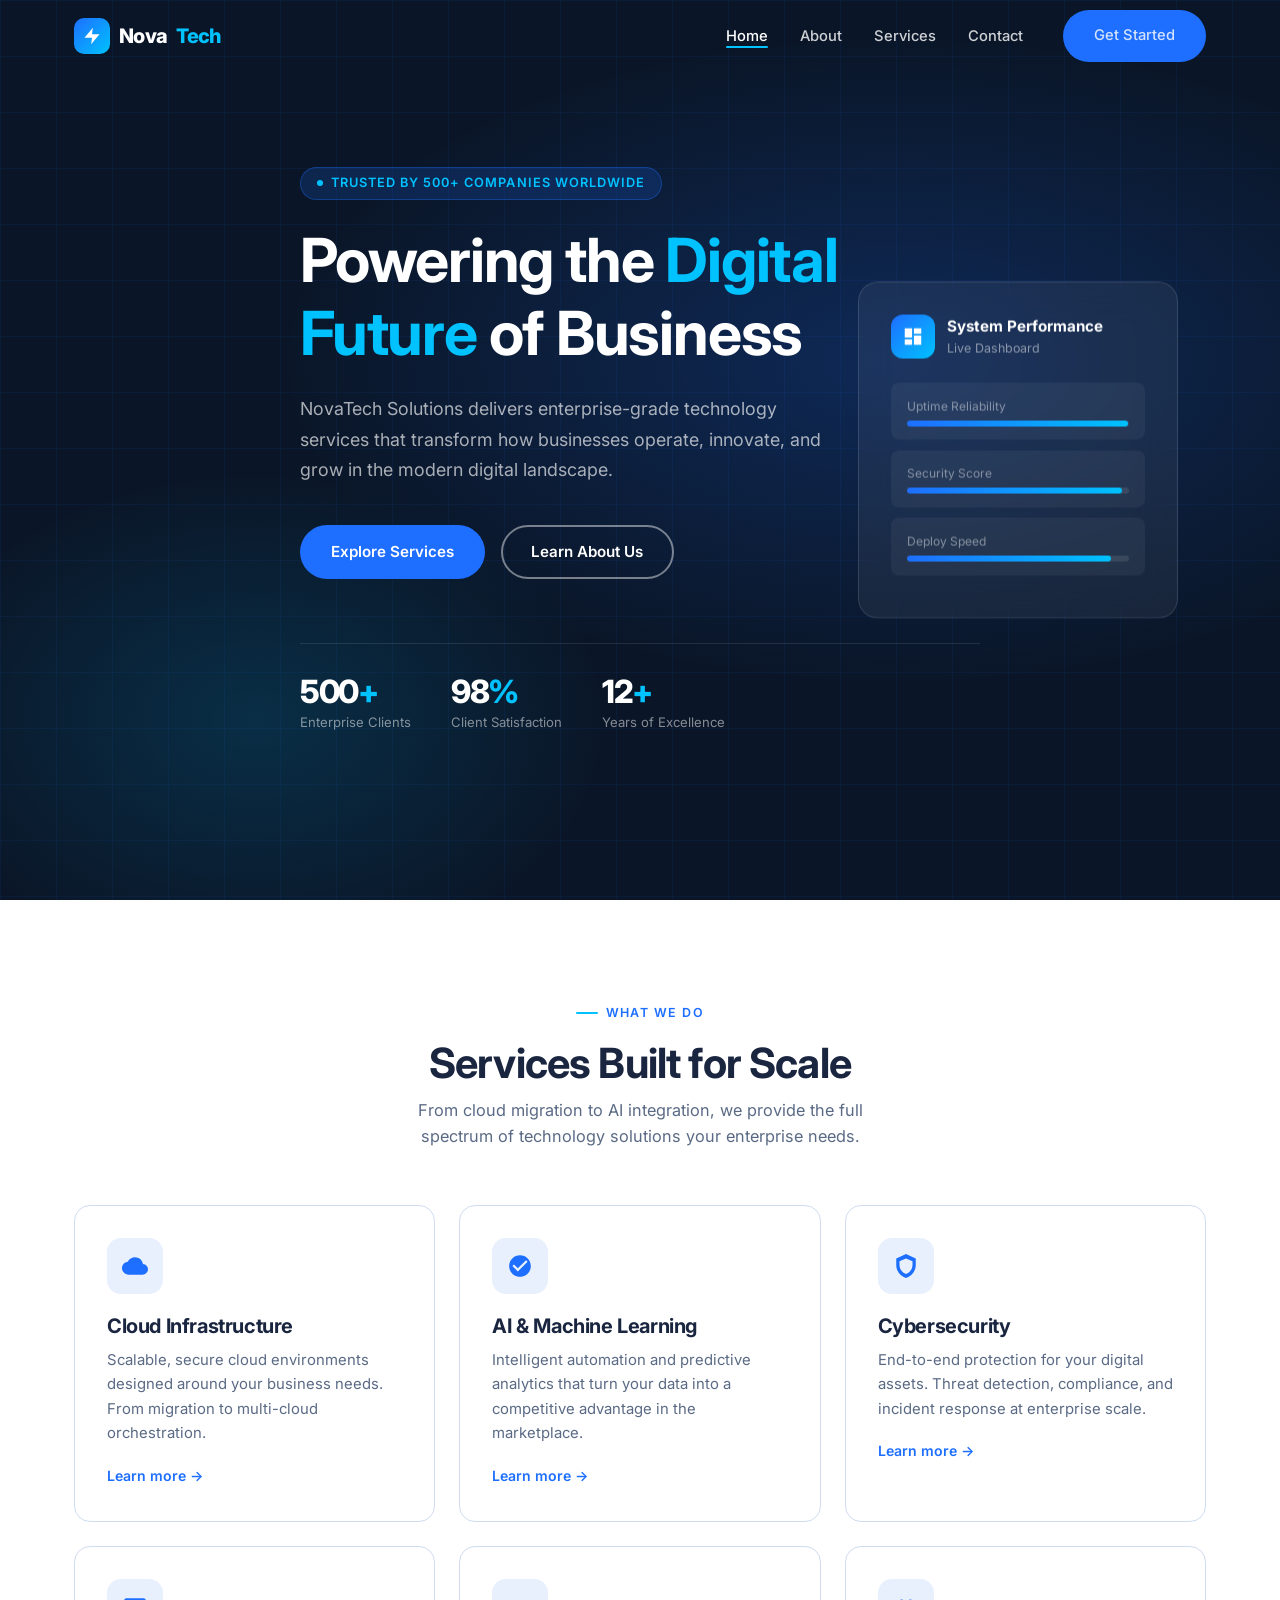
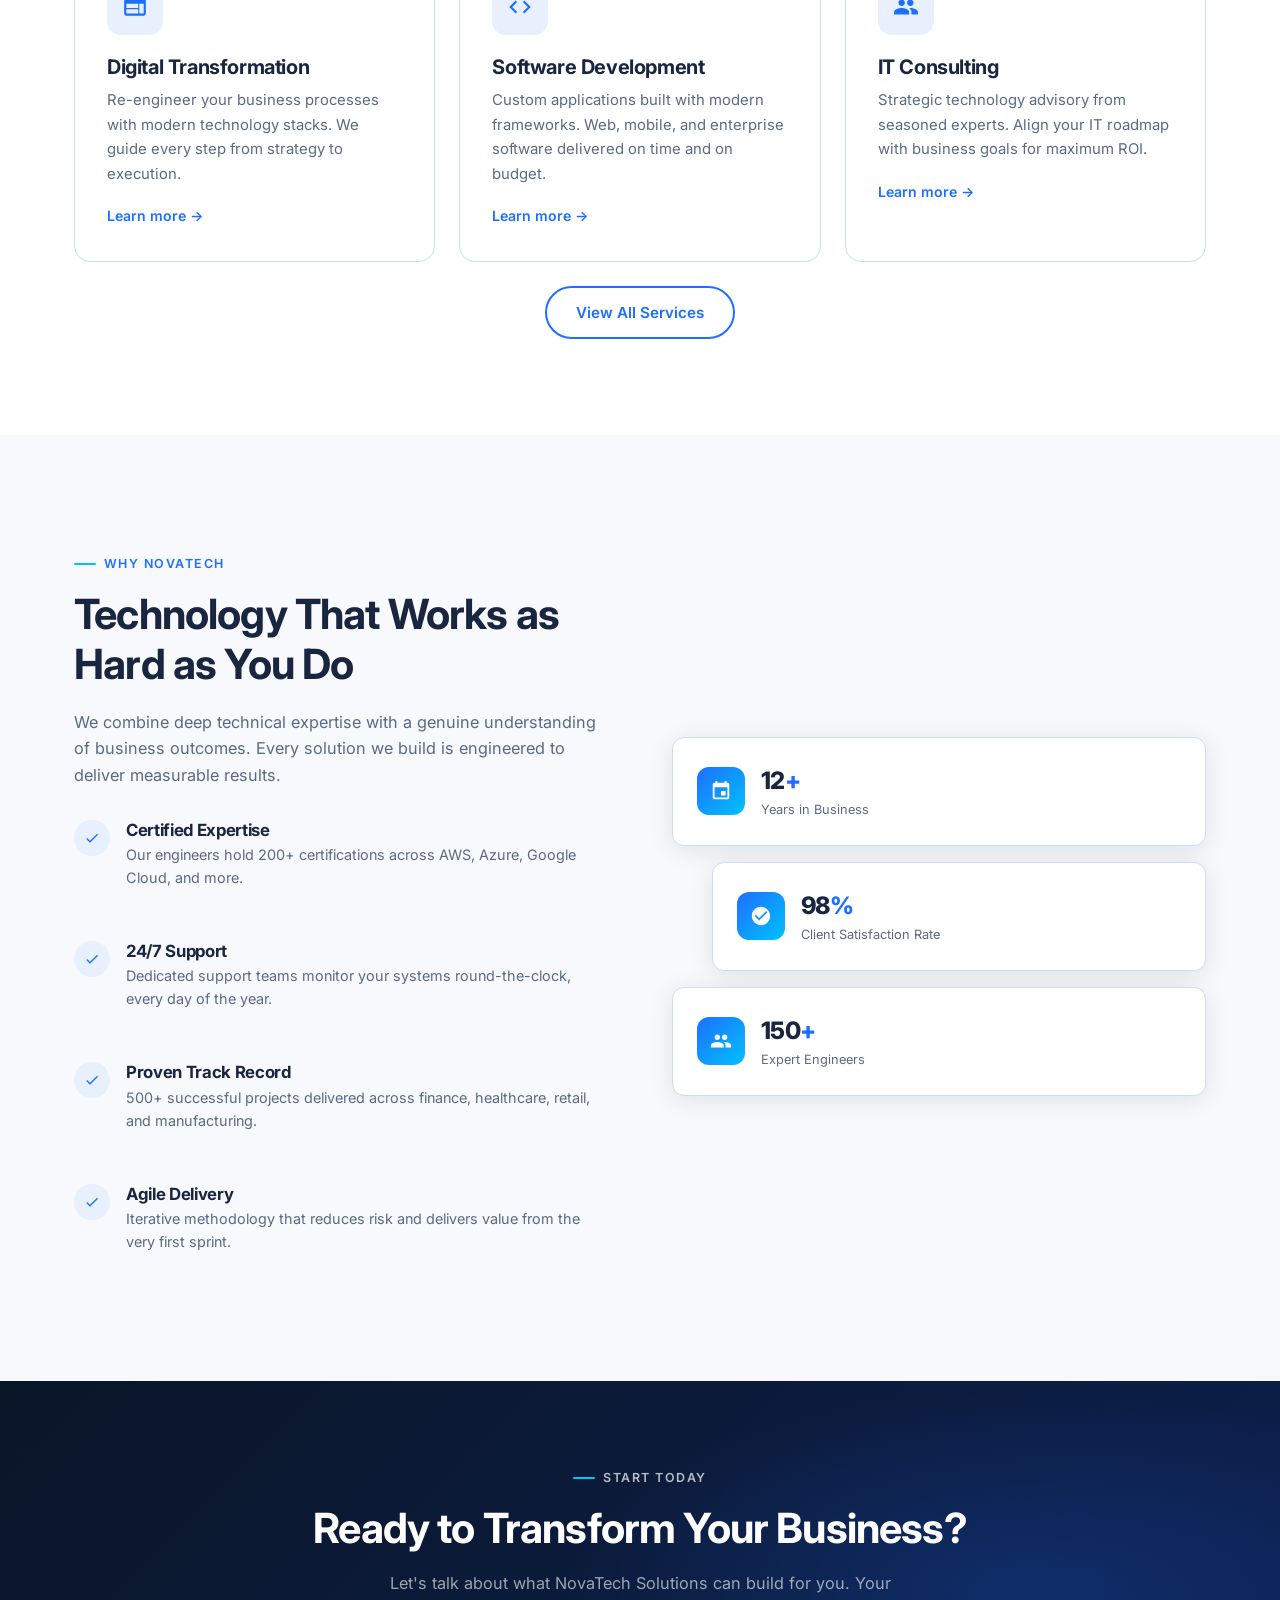
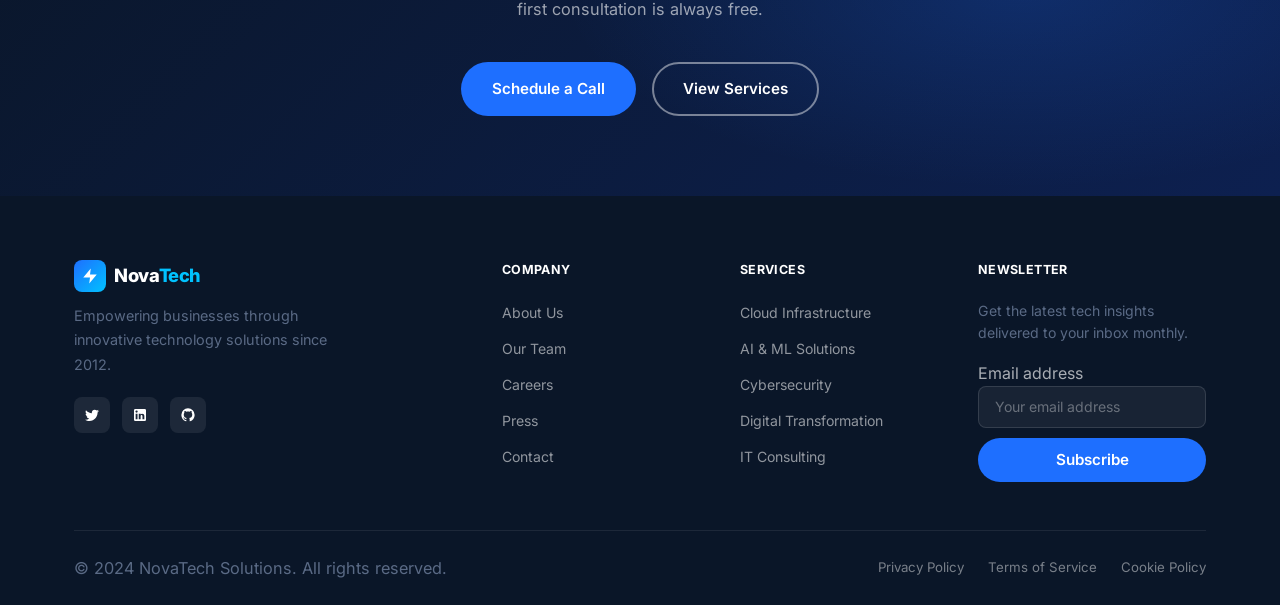
<file: index.html>
<!DOCTYPE html>
<html lang="en">
<head>
  <meta charset="UTF-8" />
  <meta name="viewport" content="width=device-width, initial-scale=1.0" />
  <title>NovaTech Solutions – Innovation Through Technology</title>
  <meta name="description" content="NovaTech Solutions delivers cutting-edge technology services including cloud, AI, cybersecurity, and digital transformation for businesses worldwide." />
  <link rel="preconnect" href="https://fonts.googleapis.com" />
  <link rel="preconnect" href="https://fonts.gstatic.com" crossorigin />
  <link href="https://fonts.googleapis.com/css2?family=Inter:wght@400;500;600;700;800&display=swap" rel="stylesheet" />
  <link rel="stylesheet" href="style.css" />
</head>
<body>

<!-- ======== NAV ======== -->
<nav class="nav" id="mainNav" aria-label="Main navigation">
  <div class="container nav-inner">
    <a href="index.html" class="logo" aria-label="NovaTech Solutions Home">
      <span class="logo-icon">
        <svg viewBox="0 0 24 24"><path d="M13 2L3 14h9l-1 8 10-12h-9l1-8z"/></svg>
      </span>
      Nova<span>Tech</span>
    </a>
    <ul class="nav-links" role="list">
      <li><a href="index.html">Home</a></li>
      <li><a href="about.html">About</a></li>
      <li><a href="services.html">Services</a></li>
      <li><a href="contact.html">Contact</a></li>
      <li><a href="contact.html" class="btn btn-primary">Get Started</a></li>
    </ul>
    <button class="hamburger" id="hamburger" aria-label="Toggle mobile menu" aria-expanded="false">
      <span></span><span></span><span></span>
    </button>
  </div>
</nav>

<!-- Mobile Menu -->
<div class="mobile-menu" id="mobileMenu" role="dialog" aria-label="Mobile navigation">
  <a href="index.html">Home</a>
  <a href="about.html">About</a>
  <a href="services.html">Services</a>
  <a href="contact.html">Contact</a>
  <a href="contact.html" class="btn btn-primary">Get Started</a>
</div>

<!-- ======== HERO ======== -->
<main>
<section class="hero" aria-label="Hero">
  <div class="hero-bg" aria-hidden="true"></div>
  <div class="hero-grid" aria-hidden="true"></div>
  <div class="container">
    <div class="hero-content">
      <div class="hero-badge">
        <span class="hero-badge-dot"></span>
        Trusted by 500+ Companies Worldwide
      </div>
      <h1>Powering the <span class="accent">Digital Future</span> of Business</h1>
      <p class="hero-desc">NovaTech Solutions delivers enterprise-grade technology services that transform how businesses operate, innovate, and grow in the modern digital landscape.</p>
      <div class="hero-btns">
        <a href="services.html" class="btn btn-primary">Explore Services</a>
        <a href="about.html" class="btn btn-outline">Learn About Us</a>
      </div>
      <div class="hero-stats">
        <div>
          <div class="stat-val">500<span>+</span></div>
          <div class="stat-lbl">Enterprise Clients</div>
        </div>
        <div>
          <div class="stat-val">98<span>%</span></div>
          <div class="stat-lbl">Client Satisfaction</div>
        </div>
        <div>
          <div class="stat-val">12<span>+</span></div>
          <div class="stat-lbl">Years of Excellence</div>
        </div>
      </div>
    </div>
  </div>

  <!-- Floating card -->
  <div class="hero-card" aria-hidden="true">
    <div class="hero-card-header">
      <div class="hero-card-icon">
        <svg viewBox="0 0 24 24"><path d="M3 13h8V3H3v10zm0 8h8v-6H3v6zm10 0h8V11h-8v10zm0-18v6h8V3h-8z"/></svg>
      </div>
      <div>
        <div class="hero-card-title">System Performance</div>
        <div class="hero-card-sub">Live Dashboard</div>
      </div>
    </div>
    <div class="mini-stat">
      <div class="mini-stat-label">Uptime Reliability</div>
      <div class="mini-stat-bar"><div class="mini-stat-fill" style="width:99.9%"></div></div>
    </div>
    <div class="mini-stat">
      <div class="mini-stat-label">Security Score</div>
      <div class="mini-stat-bar"><div class="mini-stat-fill" style="width:97%"></div></div>
    </div>
    <div class="mini-stat">
      <div class="mini-stat-label">Deploy Speed</div>
      <div class="mini-stat-bar"><div class="mini-stat-fill" style="width:92%"></div></div>
    </div>
  </div>
</section>

<!-- ======== SERVICES PREVIEW ======== -->
<section class="section" aria-labelledby="services-heading">
  <div class="container">
    <div class="text-center reveal">
      <span class="section-label">What We Do</span>
      <h2 id="services-heading">Services Built for Scale</h2>
      <p class="mt-1" style="max-width:520px;margin-inline:auto">From cloud migration to AI integration, we provide the full spectrum of technology solutions your enterprise needs.</p>
    </div>
    <div class="services-grid">

      <article class="service-card reveal">
        <div class="service-icon">
          <svg viewBox="0 0 24 24"><path d="M19.35 10.04C18.67 6.59 15.64 4 12 4 9.11 4 6.6 5.64 5.35 8.04 2.34 8.36 0 10.91 0 14c0 3.31 2.69 6 6 6h13c2.76 0 5-2.24 5-5 0-2.64-2.05-4.78-4.65-4.96z"/></svg>
        </div>
        <h3>Cloud Infrastructure</h3>
        <p>Scalable, secure cloud environments designed around your business needs. From migration to multi-cloud orchestration.</p>
        <a href="services.html" class="service-link">Learn more →</a>
      </article>

      <article class="service-card reveal">
        <div class="service-icon">
          <svg viewBox="0 0 24 24"><path d="M12 2C6.48 2 2 6.48 2 12s4.48 10 10 10 10-4.48 10-10S17.52 2 12 2zm-2 15l-5-5 1.41-1.41L10 14.17l7.59-7.59L19 8l-9 9z"/></svg>
        </div>
        <h3>AI & Machine Learning</h3>
        <p>Intelligent automation and predictive analytics that turn your data into a competitive advantage in the marketplace.</p>
        <a href="services.html" class="service-link">Learn more →</a>
      </article>

      <article class="service-card reveal">
        <div class="service-icon">
          <svg viewBox="0 0 24 24"><path d="M12 1L3 5v6c0 5.55 3.84 10.74 9 12 5.16-1.26 9-6.45 9-12V5l-9-4zm0 4l6 2.67V11c0 3.69-2.47 7.14-6 8.31-3.53-1.17-6-4.62-6-8.31V7.67L12 5z"/></svg>
        </div>
        <h3>Cybersecurity</h3>
        <p>End-to-end protection for your digital assets. Threat detection, compliance, and incident response at enterprise scale.</p>
        <a href="services.html" class="service-link">Learn more →</a>
      </article>

      <article class="service-card reveal">
        <div class="service-icon">
          <svg viewBox="0 0 24 24"><path d="M20 4H4c-1.1 0-2 .9-2 2v12c0 1.1.9 2 2 2h16c1.1 0 2-.9 2-2V6c0-1.1-.9-2-2-2zm-5 14H4v-4h11v4zm0-5H4V9h11v4zm5 5h-4V9h4v9z"/></svg>
        </div>
        <h3>Digital Transformation</h3>
        <p>Re-engineer your business processes with modern technology stacks. We guide every step from strategy to execution.</p>
        <a href="services.html" class="service-link">Learn more →</a>
      </article>

      <article class="service-card reveal">
        <div class="service-icon">
          <svg viewBox="0 0 24 24"><path d="M9.4 16.6L4.8 12l4.6-4.6L8 6l-6 6 6 6 1.4-1.4zm5.2 0l4.6-4.6-4.6-4.6L16 6l6 6-6 6-1.4-1.4z"/></svg>
        </div>
        <h3>Software Development</h3>
        <p>Custom applications built with modern frameworks. Web, mobile, and enterprise software delivered on time and on budget.</p>
        <a href="services.html" class="service-link">Learn more →</a>
      </article>

      <article class="service-card reveal">
        <div class="service-icon">
          <svg viewBox="0 0 24 24"><path d="M16 11c1.66 0 2.99-1.34 2.99-3S17.66 5 16 5c-1.66 0-3 1.34-3 3s1.34 3 3 3zm-8 0c1.66 0 2.99-1.34 2.99-3S9.66 5 8 5C6.34 5 5 6.34 5 8s1.34 3 3 3zm0 2c-2.33 0-7 1.17-7 3.5V19h14v-2.5c0-2.33-4.67-3.5-7-3.5zm8 0c-.29 0-.62.02-.97.05 1.16.84 1.97 1.97 1.97 3.45V19h6v-2.5c0-2.33-4.67-3.5-7-3.5z"/></svg>
        </div>
        <h3>IT Consulting</h3>
        <p>Strategic technology advisory from seasoned experts. Align your IT roadmap with business goals for maximum ROI.</p>
        <a href="services.html" class="service-link">Learn more →</a>
      </article>

    </div>
    <div class="text-center mt-3">
      <a href="services.html" class="btn btn-outline-dark">View All Services</a>
    </div>
  </div>
</section>

<!-- ======== WHY US ======== -->
<section class="section section-alt" aria-labelledby="why-heading">
  <div class="container">
    <div class="why-grid">
      <div class="why-text reveal">
        <span class="section-label">Why NovaTech</span>
        <h2 id="why-heading">Technology That Works as Hard as You Do</h2>
        <p>We combine deep technical expertise with a genuine understanding of business outcomes. Every solution we build is engineered to deliver measurable results.</p>
        <div class="why-items">
          <div class="why-item">
            <div class="why-check">
              <svg viewBox="0 0 24 24"><path d="M9 16.17L4.83 12l-1.42 1.41L9 19 21 7l-1.41-1.41L9 16.17z"/></svg>
            </div>
            <div>
              <h4>Certified Expertise</h4>
              <p>Our engineers hold 200+ certifications across AWS, Azure, Google Cloud, and more.</p>
            </div>
          </div>
          <div class="why-item">
            <div class="why-check">
              <svg viewBox="0 0 24 24"><path d="M9 16.17L4.83 12l-1.42 1.41L9 19 21 7l-1.41-1.41L9 16.17z"/></svg>
            </div>
            <div>
              <h4>24/7 Support</h4>
              <p>Dedicated support teams monitor your systems round-the-clock, every day of the year.</p>
            </div>
          </div>
          <div class="why-item">
            <div class="why-check">
              <svg viewBox="0 0 24 24"><path d="M9 16.17L4.83 12l-1.42 1.41L9 19 21 7l-1.41-1.41L9 16.17z"/></svg>
            </div>
            <div>
              <h4>Proven Track Record</h4>
              <p>500+ successful projects delivered across finance, healthcare, retail, and manufacturing.</p>
            </div>
          </div>
          <div class="why-item">
            <div class="why-check">
              <svg viewBox="0 0 24 24"><path d="M9 16.17L4.83 12l-1.42 1.41L9 19 21 7l-1.41-1.41L9 16.17z"/></svg>
            </div>
            <div>
              <h4>Agile Delivery</h4>
              <p>Iterative methodology that reduces risk and delivers value from the very first sprint.</p>
            </div>
          </div>
        </div>
      </div>
      <div class="why-visual reveal">
        <div class="why-card">
          <div class="why-card-icon">
            <svg viewBox="0 0 24 24"><path d="M17 12h-5v5h5v-5zM16 1v2H8V1H6v2H5c-1.11 0-1.99.9-1.99 2L3 19c0 1.1.89 2 2 2h14c1.1 0 2-.9 2-2V5c0-1.1-.9-2-2-2h-1V1h-2zm3 18H5V8h14v11z"/></svg>
          </div>
          <div>
            <div class="why-card-stat">12<span>+</span></div>
            <div class="why-card-lbl">Years in Business</div>
          </div>
        </div>
        <div class="why-card">
          <div class="why-card-icon">
            <svg viewBox="0 0 24 24"><path d="M12 2C6.48 2 2 6.48 2 12s4.48 10 10 10 10-4.48 10-10S17.52 2 12 2zm-2 15l-5-5 1.41-1.41L10 14.17l7.59-7.59L19 8l-9 9z"/></svg>
          </div>
          <div>
            <div class="why-card-stat">98<span>%</span></div>
            <div class="why-card-lbl">Client Satisfaction Rate</div>
          </div>
        </div>
        <div class="why-card">
          <div class="why-card-icon">
            <svg viewBox="0 0 24 24"><path d="M16 11c1.66 0 2.99-1.34 2.99-3S17.66 5 16 5c-1.66 0-3 1.34-3 3s1.34 3 3 3zm-8 0c1.66 0 2.99-1.34 2.99-3S9.66 5 8 5C6.34 5 5 6.34 5 8s1.34 3 3 3zm0 2c-2.33 0-7 1.17-7 3.5V19h14v-2.5c0-2.33-4.67-3.5-7-3.5zm8 0c-.29 0-.62.02-.97.05 1.16.84 1.97 1.97 1.97 3.45V19h6v-2.5c0-2.33-4.67-3.5-7-3.5z"/></svg>
          </div>
          <div>
            <div class="why-card-stat">150<span>+</span></div>
            <div class="why-card-lbl">Expert Engineers</div>
          </div>
        </div>
      </div>
    </div>
  </div>
</section>

<!-- ======== CTA BANNER ======== -->
<section class="cta-banner" aria-labelledby="cta-heading">
  <div class="container">
    <div class="cta-inner reveal">
      <span class="section-label" style="justify-content:center;color:rgba(255,255,255,.7)">Start Today</span>
      <h2 id="cta-heading">Ready to Transform Your Business?</h2>
      <p>Let's talk about what NovaTech Solutions can build for you. Your first consultation is always free.</p>
      <div class="cta-btns">
        <a href="contact.html" class="btn btn-primary">Schedule a Call</a>
        <a href="services.html" class="btn btn-outline">View Services</a>
      </div>
    </div>
  </div>
</section>
</main>

<!-- ======== FOOTER ======== -->
<footer class="footer" aria-label="Site footer">
  <div class="container">
    <div class="footer-grid">
      <div class="footer-brand">
        <div class="footer-logo">
          <span class="logo-icon" style="width:32px;height:32px;border-radius:8px">
            <svg viewBox="0 0 24 24" style="width:18px;height:18px;fill:white"><path d="M13 2L3 14h9l-1 8 10-12h-9l1-8z"/></svg>
          </span>
          <span>Nova<span class="accent">Tech</span></span>
        </div>
        <p>Empowering businesses through innovative technology solutions since 2012.</p>
        <div class="footer-social">
          <a href="#" class="social-btn" aria-label="Twitter"><svg viewBox="0 0 24 24"><path d="M22.46 6c-.77.35-1.6.58-2.46.69.88-.53 1.56-1.37 1.88-2.38-.83.5-1.75.85-2.72 1.05C18.37 4.5 17.26 4 16 4c-2.35 0-4.27 1.92-4.27 4.29 0 .34.04.67.11.98C8.28 9.09 5.11 7.38 3 4.79c-.37.63-.58 1.37-.58 2.15 0 1.49.75 2.81 1.91 3.56-.71 0-1.37-.2-1.95-.5v.03c0 2.08 1.48 3.82 3.44 4.21a4.22 4.22 0 0 1-1.93.07 4.28 4.28 0 0 0 4 2.98 8.521 8.521 0 0 1-5.33 1.84c-.34 0-.68-.02-1.02-.06C3.44 20.29 5.7 21 8.12 21 16 21 20.33 14.46 20.33 8.79c0-.19 0-.37-.01-.56.84-.6 1.56-1.36 2.14-2.23z"/></svg></a>
          <a href="#" class="social-btn" aria-label="LinkedIn"><svg viewBox="0 0 24 24"><path d="M19 3a2 2 0 0 1 2 2v14a2 2 0 0 1-2 2H5a2 2 0 0 1-2-2V5a2 2 0 0 1 2-2h14m-.5 15.5v-5.3a3.26 3.26 0 0 0-3.26-3.26c-.85 0-1.84.52-2.32 1.3v-1.11h-2.79v8.37h2.79v-4.93c0-.77.62-1.4 1.39-1.4a1.4 1.4 0 0 1 1.4 1.4v4.93h2.79M6.88 8.56a1.68 1.68 0 0 0 1.68-1.68c0-.93-.75-1.69-1.68-1.69a1.69 1.69 0 0 0-1.69 1.69c0 .93.76 1.68 1.69 1.68m1.39 9.94v-8.37H5.5v8.37h2.77z"/></svg></a>
          <a href="#" class="social-btn" aria-label="GitHub"><svg viewBox="0 0 24 24"><path d="M12 2A10 10 0 0 0 2 12c0 4.42 2.87 8.17 6.84 9.5.5.08.66-.23.66-.5v-1.69c-2.77.6-3.36-1.34-3.36-1.34-.46-1.16-1.11-1.47-1.11-1.47-.91-.62.07-.6.07-.6 1 .07 1.53 1.03 1.53 1.03.87 1.52 2.34 1.07 2.91.83.09-.65.35-1.09.63-1.34-2.22-.25-4.55-1.11-4.55-4.92 0-1.11.38-2 1.03-2.71-.1-.25-.45-1.29.1-2.64 0 0 .84-.27 2.75 1.02.79-.22 1.65-.33 2.5-.33.85 0 1.71.11 2.5.33 1.91-1.29 2.75-1.02 2.75-1.02.55 1.35.2 2.39.1 2.64.65.71 1.03 1.6 1.03 2.71 0 3.82-2.34 4.66-4.57 4.91.36.31.69.92.69 1.85V21c0 .27.16.59.67.5C19.14 20.16 22 16.42 22 12A10 10 0 0 0 12 2z"/></svg></a>
        </div>
      </div>
      <div class="footer-col">
        <h5>Company</h5>
        <ul>
          <li><a href="about.html">About Us</a></li>
          <li><a href="about.html#team">Our Team</a></li>
          <li><a href="#">Careers</a></li>
          <li><a href="#">Press</a></li>
          <li><a href="contact.html">Contact</a></li>
        </ul>
      </div>
      <div class="footer-col">
        <h5>Services</h5>
        <ul>
          <li><a href="services.html">Cloud Infrastructure</a></li>
          <li><a href="services.html">AI & ML Solutions</a></li>
          <li><a href="services.html">Cybersecurity</a></li>
          <li><a href="services.html">Digital Transformation</a></li>
          <li><a href="services.html">IT Consulting</a></li>
        </ul>
      </div>
      <div class="footer-col">
        <h5>Newsletter</h5>
        <p style="font-size:.88rem;margin-bottom:1rem;">Get the latest tech insights delivered to your inbox monthly.</p>
        <form class="footer-newsletter newsletter-form" aria-label="Newsletter signup">
          <label for="newsletter-email" class="sr-only">Email address</label>
          <input type="email" id="newsletter-email" placeholder="Your email address" required />
          <button type="submit" class="btn btn-primary">Subscribe</button>
        </form>
      </div>
    </div>
    <div class="footer-bottom">
      <p>© 2024 NovaTech Solutions. All rights reserved.</p>
      <div class="footer-bottom-links">
        <a href="#">Privacy Policy</a>
        <a href="#">Terms of Service</a>
        <a href="#">Cookie Policy</a>
      </div>
    </div>
  </div>
</footer>

<script src="script.js"></script>
</body>
</html>
</file>
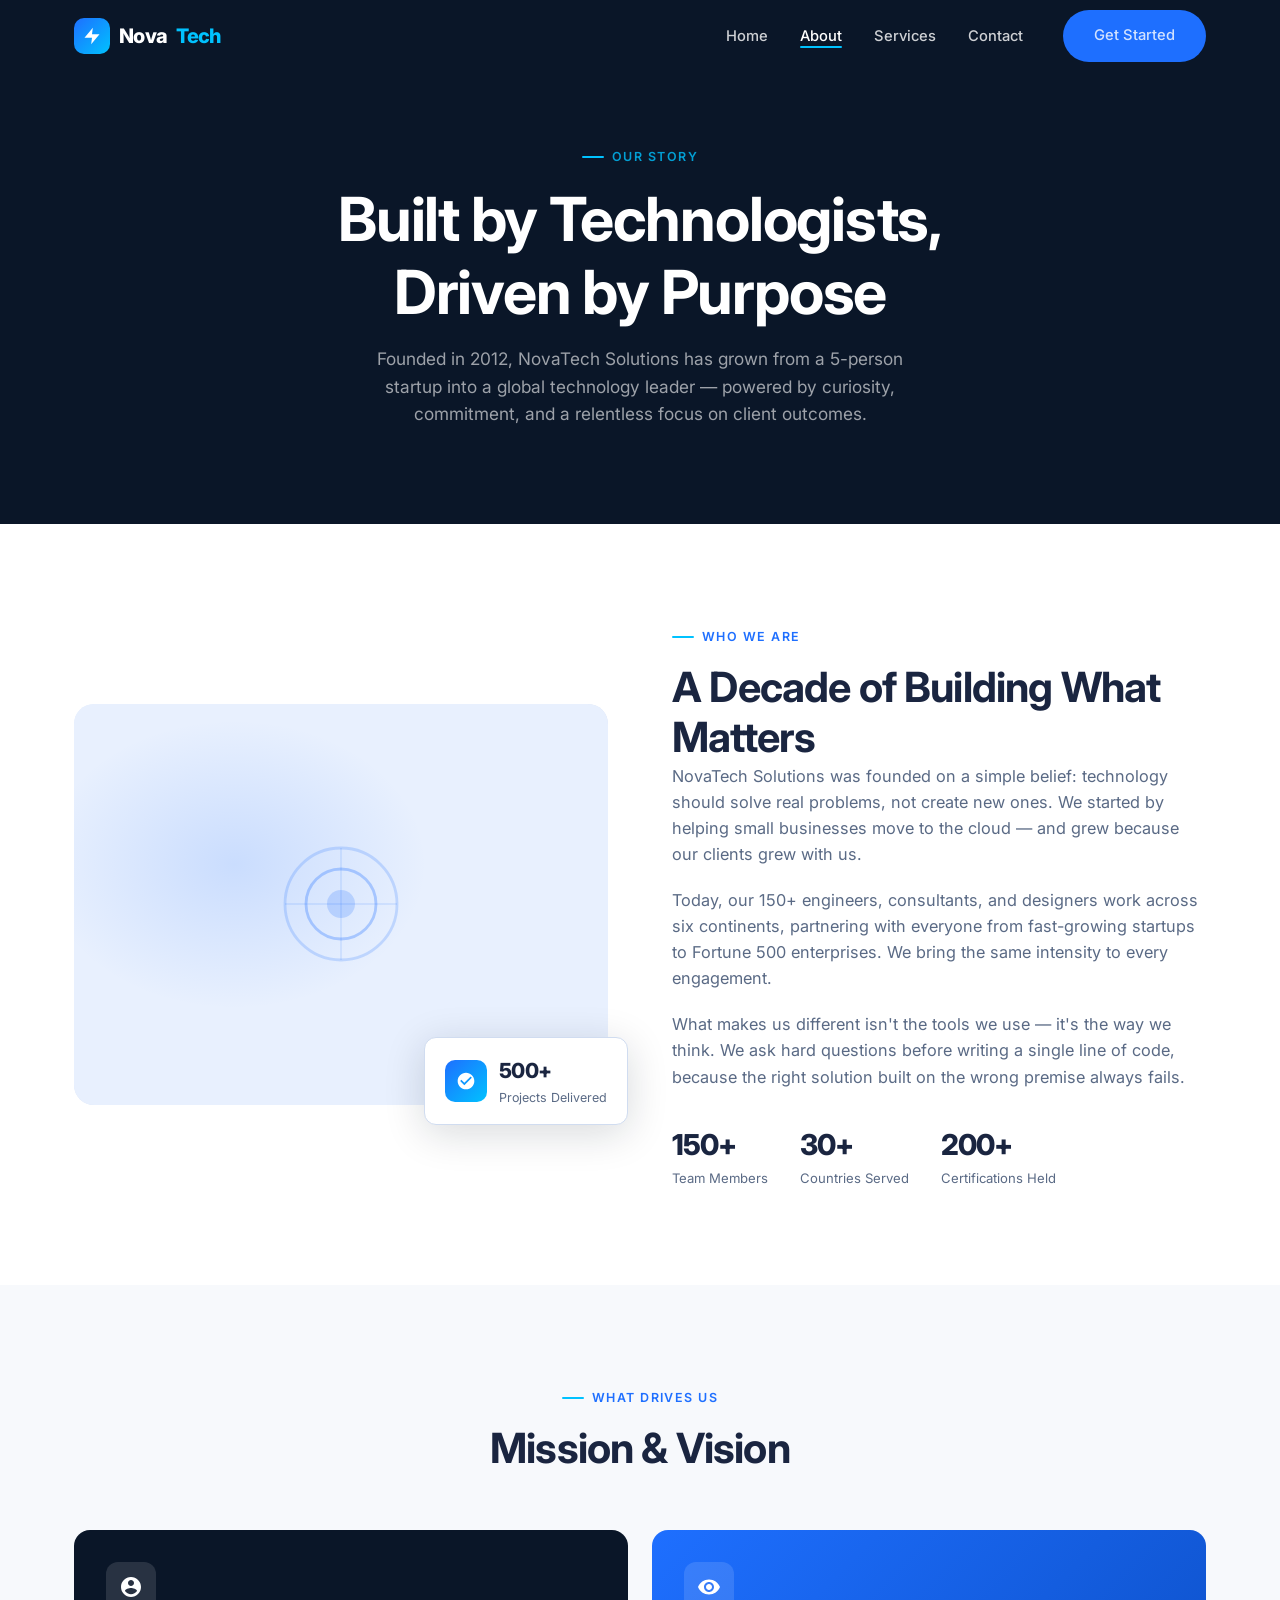
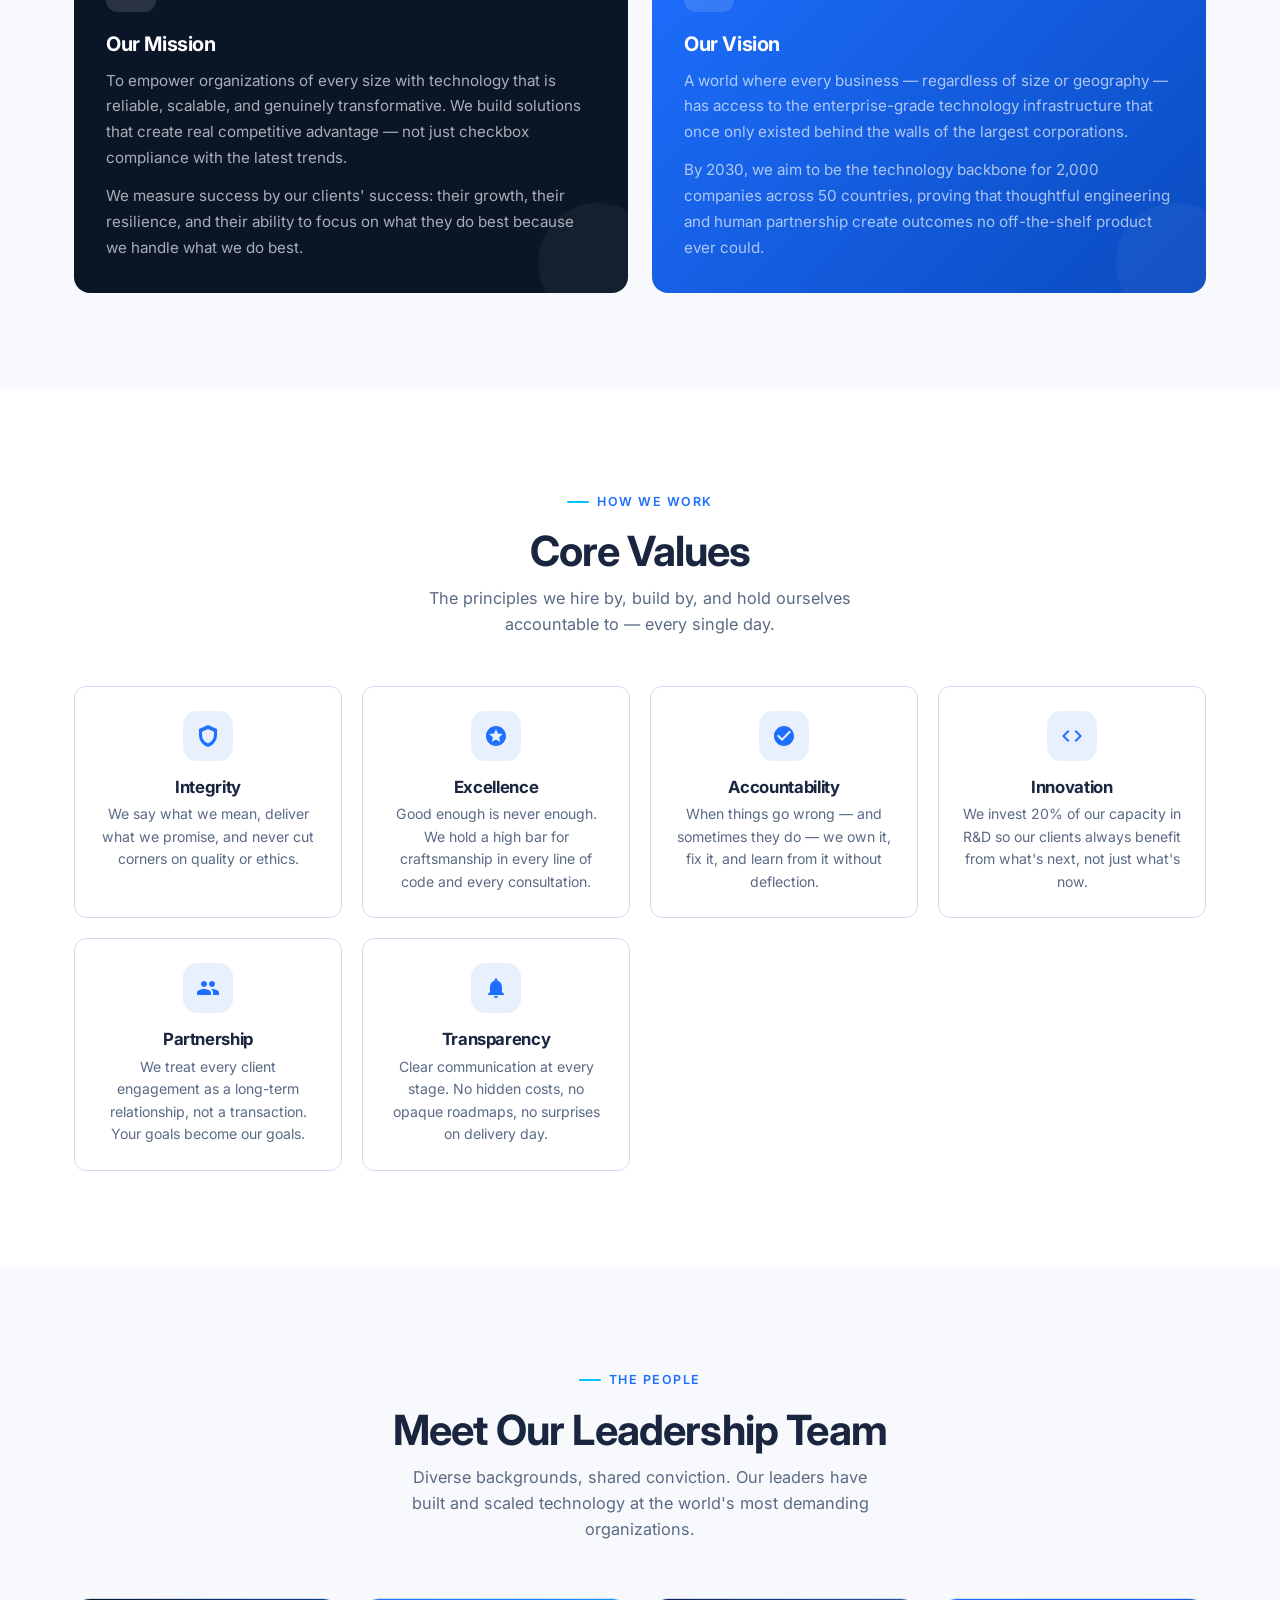
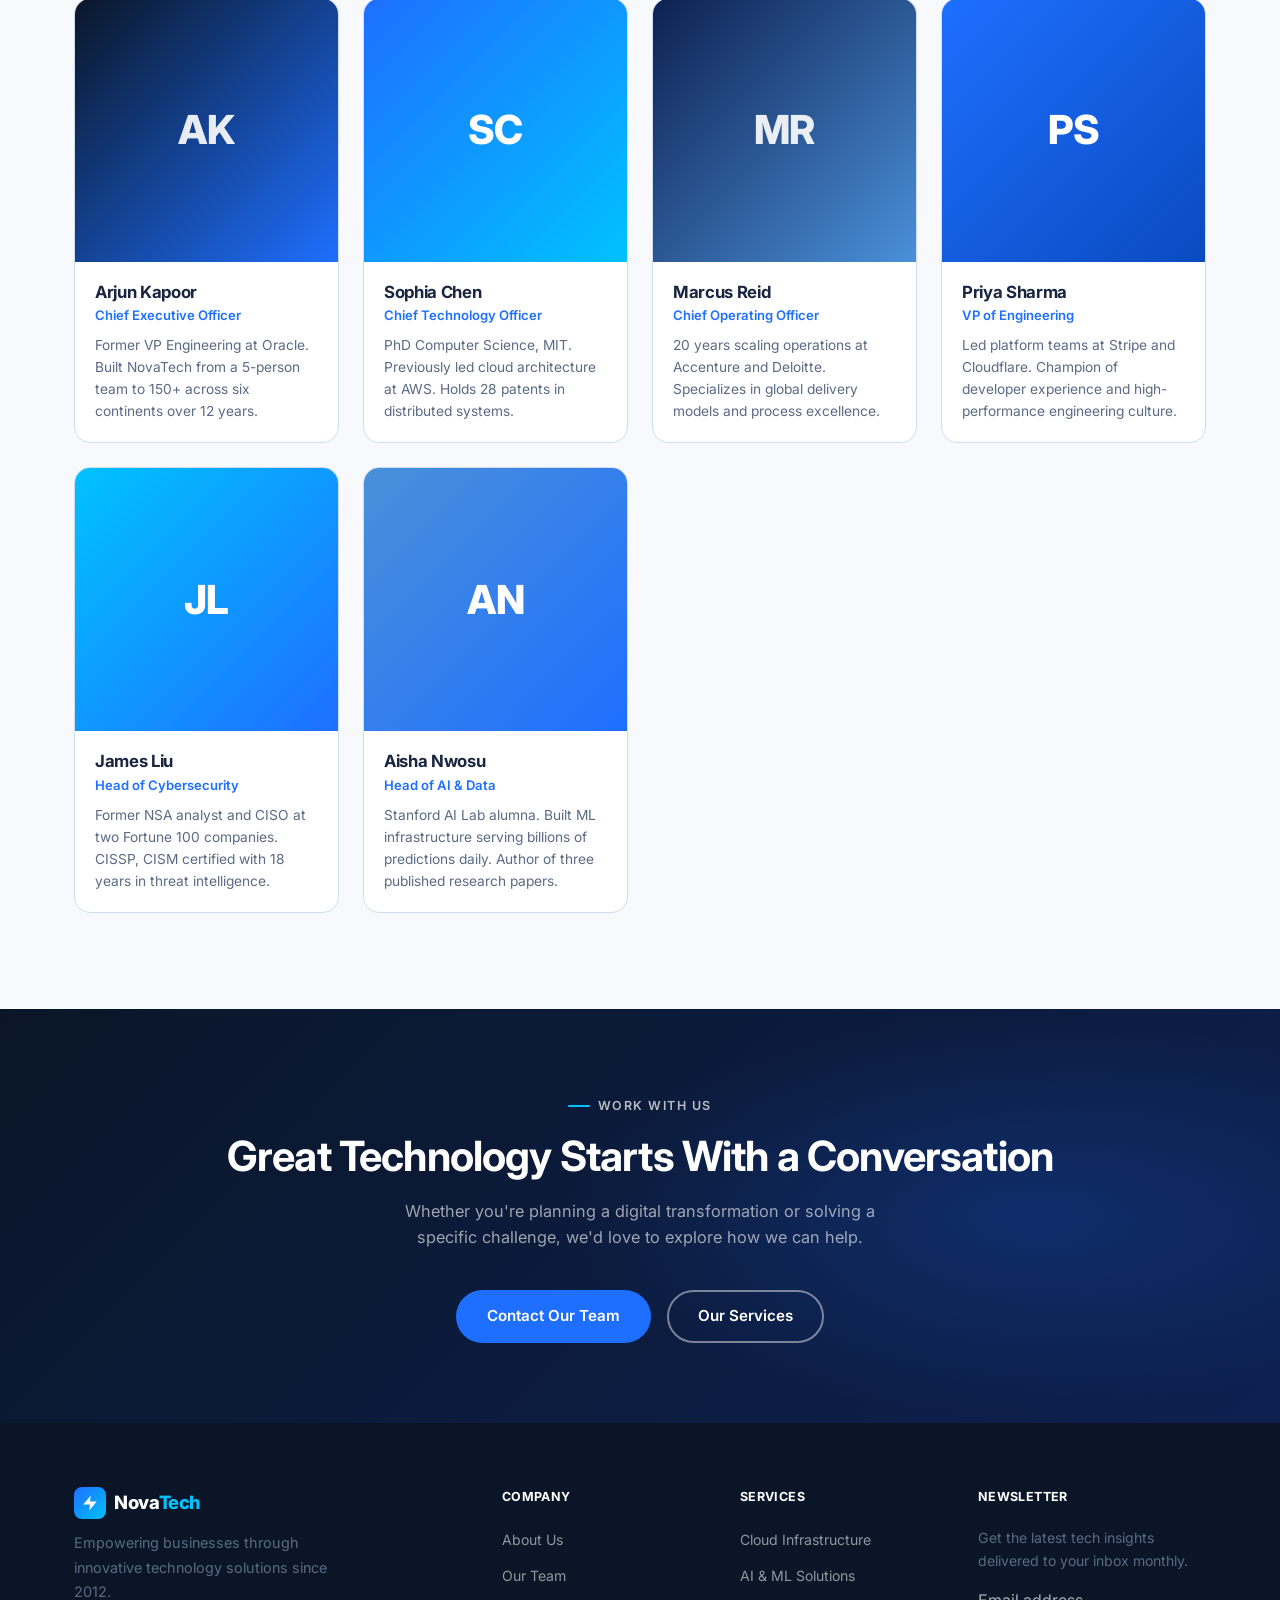
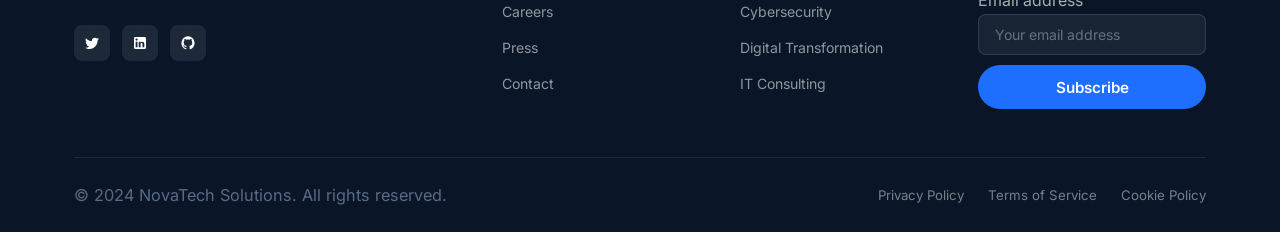
<file: about.html>
<!DOCTYPE html>
<html lang="en">
<head>
  <meta charset="UTF-8" />
  <meta name="viewport" content="width=device-width, initial-scale=1.0" />
  <title>About Us – NovaTech Solutions</title>
  <meta name="description" content="Learn about NovaTech Solutions – our mission, vision, core values, and the talented team driving technology innovation for businesses worldwide." />
  <link rel="preconnect" href="https://fonts.googleapis.com" />
  <link rel="preconnect" href="https://fonts.gstatic.com" crossorigin />
  <link href="https://fonts.googleapis.com/css2?family=Inter:wght@400;500;600;700;800&display=swap" rel="stylesheet" />
  <link rel="stylesheet" href="style.css" />
</head>
<body>

<!-- ======== NAV ======== -->
<nav class="nav scrolled" id="mainNav" aria-label="Main navigation">
  <div class="container nav-inner">
    <a href="index.html" class="logo" aria-label="NovaTech Solutions Home">
      <span class="logo-icon">
        <svg viewBox="0 0 24 24"><path d="M13 2L3 14h9l-1 8 10-12h-9l1-8z"/></svg>
      </span>
      Nova<span>Tech</span>
    </a>
    <ul class="nav-links" role="list">
      <li><a href="index.html">Home</a></li>
      <li><a href="about.html">About</a></li>
      <li><a href="services.html">Services</a></li>
      <li><a href="contact.html">Contact</a></li>
      <li><a href="contact.html" class="btn btn-primary">Get Started</a></li>
    </ul>
    <button class="hamburger" id="hamburger" aria-label="Toggle mobile menu" aria-expanded="false">
      <span></span><span></span><span></span>
    </button>
  </div>
</nav>
<div class="mobile-menu" id="mobileMenu" role="dialog" aria-label="Mobile navigation">
  <a href="index.html">Home</a>
  <a href="about.html">About</a>
  <a href="services.html">Services</a>
  <a href="contact.html">Contact</a>
  <a href="contact.html" class="btn btn-primary">Get Started</a>
</div>

<!-- ======== PAGE HERO ======== -->
<main>
<header class="about-hero">
  <div class="container">
    <span class="section-label" style="justify-content:center;color:rgba(0,194,255,.8)">Our Story</span>
    <h1>Built by Technologists,<br>Driven by Purpose</h1>
    <p>Founded in 2012, NovaTech Solutions has grown from a 5-person startup into a global technology leader — powered by curiosity, commitment, and a relentless focus on client outcomes.</p>
  </div>
</header>

<!-- ======== STORY ======== -->
<section class="section" aria-labelledby="story-heading">
  <div class="container">
    <div class="about-grid">
      <div class="about-img-wrap reveal">
        <div class="about-img-box">
          <div class="about-img-pattern">
            <svg viewBox="0 0 100 100"><circle cx="50" cy="50" r="40" fill="none" stroke="rgba(30,111,255,.2)" stroke-width="2"/><circle cx="50" cy="50" r="25" fill="none" stroke="rgba(30,111,255,.3)" stroke-width="2"/><circle cx="50" cy="50" r="10" fill="rgba(30,111,255,.2)"/><line x1="10" y1="50" x2="90" y2="50" stroke="rgba(30,111,255,.15)" stroke-width="1"/><line x1="50" y1="10" x2="50" y2="90" stroke="rgba(30,111,255,.15)" stroke-width="1"/></svg>
          </div>
        </div>
        <div class="about-badge-float">
          <div class="about-badge-icon">
            <svg viewBox="0 0 24 24"><path d="M12 2C6.48 2 2 6.48 2 12s4.48 10 10 10 10-4.48 10-10S17.52 2 12 2zm-2 15l-5-5 1.41-1.41L10 14.17l7.59-7.59L19 8l-9 9z"/></svg>
          </div>
          <div>
            <div style="font-weight:800;font-size:1.3rem;color:var(--text);letter-spacing:-.03em">500+</div>
            <div style="font-size:.78rem;color:var(--muted)">Projects Delivered</div>
          </div>
        </div>
      </div>
      <div class="reveal">
        <span class="section-label">Who We Are</span>
        <h2 id="story-heading">A Decade of Building What Matters</h2>
        <p style="margin-bottom:1.25rem;">NovaTech Solutions was founded on a simple belief: technology should solve real problems, not create new ones. We started by helping small businesses move to the cloud — and grew because our clients grew with us.</p>
        <p style="margin-bottom:1.25rem;">Today, our 150+ engineers, consultants, and designers work across six continents, partnering with everyone from fast-growing startups to Fortune 500 enterprises. We bring the same intensity to every engagement.</p>
        <p>What makes us different isn't the tools we use — it's the way we think. We ask hard questions before writing a single line of code, because the right solution built on the wrong premise always fails.</p>
        <div style="display:flex;gap:2rem;margin-top:2rem;flex-wrap:wrap;">
          <div>
            <div style="font-size:1.8rem;font-weight:800;color:var(--text);letter-spacing:-.04em">150+</div>
            <div style="font-size:.82rem;color:var(--muted)">Team Members</div>
          </div>
          <div>
            <div style="font-size:1.8rem;font-weight:800;color:var(--text);letter-spacing:-.04em">30+</div>
            <div style="font-size:.82rem;color:var(--muted)">Countries Served</div>
          </div>
          <div>
            <div style="font-size:1.8rem;font-weight:800;color:var(--text);letter-spacing:-.04em">200+</div>
            <div style="font-size:.82rem;color:var(--muted)">Certifications Held</div>
          </div>
        </div>
      </div>
    </div>
  </div>
</section>

<!-- ======== MISSION & VISION ======== -->
<section class="section section-alt" aria-labelledby="mv-heading">
  <div class="container">
    <div class="text-center reveal">
      <span class="section-label">What Drives Us</span>
      <h2 id="mv-heading">Mission &amp; Vision</h2>
    </div>
    <div class="mv-grid">
      <div class="mv-card mission reveal">
        <div class="mv-card-icon">
          <svg viewBox="0 0 24 24"><path d="M12 2C6.48 2 2 6.48 2 12s4.48 10 10 10 10-4.48 10-10S17.52 2 12 2zm0 3c1.66 0 3 1.34 3 3s-1.34 3-3 3-3-1.34-3-3 1.34-3 3-3zm0 14.2c-2.5 0-4.71-1.28-6-3.22.03-1.99 4-3.08 6-3.08 1.99 0 5.97 1.09 6 3.08-1.29 1.94-3.5 3.22-6 3.22z"/></svg>
        </div>
        <h3>Our Mission</h3>
        <p>To empower organizations of every size with technology that is reliable, scalable, and genuinely transformative. We build solutions that create real competitive advantage — not just checkbox compliance with the latest trends.</p>
        <p style="margin-top:.75rem;">We measure success by our clients' success: their growth, their resilience, and their ability to focus on what they do best because we handle what we do best.</p>
      </div>
      <div class="mv-card vision reveal">
        <div class="mv-card-icon">
          <svg viewBox="0 0 24 24"><path d="M12 4.5C7 4.5 2.73 7.61 1 12c1.73 4.39 6 7.5 11 7.5s9.27-3.11 11-7.5c-1.73-4.39-6-7.5-11-7.5zM12 17c-2.76 0-5-2.24-5-5s2.24-5 5-5 5 2.24 5 5-2.24 5-5 5zm0-8c-1.66 0-3 1.34-3 3s1.34 3 3 3 3-1.34 3-3-1.34-3-3-3z"/></svg>
        </div>
        <h3>Our Vision</h3>
        <p>A world where every business — regardless of size or geography — has access to the enterprise-grade technology infrastructure that once only existed behind the walls of the largest corporations.</p>
        <p style="margin-top:.75rem;">By 2030, we aim to be the technology backbone for 2,000 companies across 50 countries, proving that thoughtful engineering and human partnership create outcomes no off-the-shelf product ever could.</p>
      </div>
    </div>
  </div>
</section>

<!-- ======== VALUES ======== -->
<section class="section" aria-labelledby="values-heading">
  <div class="container">
    <div class="text-center reveal">
      <span class="section-label">How We Work</span>
      <h2 id="values-heading">Core Values</h2>
      <p class="mt-1" style="max-width:480px;margin-inline:auto">The principles we hire by, build by, and hold ourselves accountable to — every single day.</p>
    </div>
    <div class="values-grid">
      <div class="value-card reveal">
        <div class="value-icon"><svg viewBox="0 0 24 24"><path d="M12 1L3 5v6c0 5.55 3.84 10.74 9 12 5.16-1.26 9-6.45 9-12V5l-9-4zm0 4l6 2.67V11c0 3.69-2.47 7.14-6 8.31-3.53-1.17-6-4.62-6-8.31V7.67L12 5z"/></svg></div>
        <h4>Integrity</h4>
        <p>We say what we mean, deliver what we promise, and never cut corners on quality or ethics.</p>
      </div>
      <div class="value-card reveal">
        <div class="value-icon"><svg viewBox="0 0 24 24"><path d="M11.99 2C6.47 2 2 6.48 2 12s4.47 10 9.99 10C17.52 22 22 17.52 22 12S17.52 2 11.99 2zm4.24 16L12 15.45 7.77 18l1.12-4.81-3.73-3.23 4.92-.42L12 5l1.92 4.53 4.92.42-3.73 3.23L16.23 18z"/></svg></div>
        <h4>Excellence</h4>
        <p>Good enough is never enough. We hold a high bar for craftsmanship in every line of code and every consultation.</p>
      </div>
      <div class="value-card reveal">
        <div class="value-icon"><svg viewBox="0 0 24 24"><path d="M12 2C6.48 2 2 6.48 2 12s4.48 10 10 10 10-4.48 10-10S17.52 2 12 2zm-2 15l-5-5 1.41-1.41L10 14.17l7.59-7.59L19 8l-9 9z"/></svg></div>
        <h4>Accountability</h4>
        <p>When things go wrong — and sometimes they do — we own it, fix it, and learn from it without deflection.</p>
      </div>
      <div class="value-card reveal">
        <div class="value-icon"><svg viewBox="0 0 24 24"><path d="M9.4 16.6L4.8 12l4.6-4.6L8 6l-6 6 6 6 1.4-1.4zm5.2 0l4.6-4.6-4.6-4.6L16 6l6 6-6 6-1.4-1.4z"/></svg></div>
        <h4>Innovation</h4>
        <p>We invest 20% of our capacity in R&D so our clients always benefit from what's next, not just what's now.</p>
      </div>
      <div class="value-card reveal">
        <div class="value-icon"><svg viewBox="0 0 24 24"><path d="M16 11c1.66 0 2.99-1.34 2.99-3S17.66 5 16 5c-1.66 0-3 1.34-3 3s1.34 3 3 3zm-8 0c1.66 0 2.99-1.34 2.99-3S9.66 5 8 5C6.34 5 5 6.34 5 8s1.34 3 3 3zm0 2c-2.33 0-7 1.17-7 3.5V19h14v-2.5c0-2.33-4.67-3.5-7-3.5zm8 0c-.29 0-.62.02-.97.05 1.16.84 1.97 1.97 1.97 3.45V19h6v-2.5c0-2.33-4.67-3.5-7-3.5z"/></svg></div>
        <h4>Partnership</h4>
        <p>We treat every client engagement as a long-term relationship, not a transaction. Your goals become our goals.</p>
      </div>
      <div class="value-card reveal">
        <div class="value-icon"><svg viewBox="0 0 24 24"><path d="M12 22c1.1 0 2-.9 2-2h-4c0 1.1.9 2 2 2zm6-6v-5c0-3.07-1.63-5.64-4.5-6.32V4c0-.83-.67-1.5-1.5-1.5s-1.5.67-1.5 1.5v.68C7.64 5.36 6 7.92 6 11v5l-2 2v1h16v-1l-2-2z"/></svg></div>
        <h4>Transparency</h4>
        <p>Clear communication at every stage. No hidden costs, no opaque roadmaps, no surprises on delivery day.</p>
      </div>
    </div>
  </div>
</section>

<!-- ======== TEAM ======== -->
<section class="section section-alt" id="team" aria-labelledby="team-heading">
  <div class="container">
    <div class="text-center reveal">
      <span class="section-label">The People</span>
      <h2 id="team-heading">Meet Our Leadership Team</h2>
      <p class="mt-1" style="max-width:480px;margin-inline:auto">Diverse backgrounds, shared conviction. Our leaders have built and scaled technology at the world's most demanding organizations.</p>
    </div>
    <div class="team-grid">

      <article class="team-card reveal">
        <div class="team-avatar" style="background:linear-gradient(135deg,#0A1628,#1E6FFF);color:rgba(255,255,255,.9)">AK</div>
        <div class="team-info">
          <h4>Arjun Kapoor</h4>
          <div class="team-role">Chief Executive Officer</div>
          <p class="team-bio">Former VP Engineering at Oracle. Built NovaTech from a 5-person team to 150+ across six continents over 12 years.</p>
        </div>
      </article>

      <article class="team-card reveal">
        <div class="team-avatar" style="background:linear-gradient(135deg,#1E6FFF,#00C2FF);color:white">SC</div>
        <div class="team-info">
          <h4>Sophia Chen</h4>
          <div class="team-role">Chief Technology Officer</div>
          <p class="team-bio">PhD Computer Science, MIT. Previously led cloud architecture at AWS. Holds 28 patents in distributed systems.</p>
        </div>
      </article>

      <article class="team-card reveal">
        <div class="team-avatar" style="background:linear-gradient(135deg,#0D2050,#4A90D9);color:rgba(255,255,255,.9)">MR</div>
        <div class="team-info">
          <h4>Marcus Reid</h4>
          <div class="team-role">Chief Operating Officer</div>
          <p class="team-bio">20 years scaling operations at Accenture and Deloitte. Specializes in global delivery models and process excellence.</p>
        </div>
      </article>

      <article class="team-card reveal">
        <div class="team-avatar" style="background:linear-gradient(135deg,#1E6FFF,#0A4BBF);color:white">PS</div>
        <div class="team-info">
          <h4>Priya Sharma</h4>
          <div class="team-role">VP of Engineering</div>
          <p class="team-bio">Led platform teams at Stripe and Cloudflare. Champion of developer experience and high-performance engineering culture.</p>
        </div>
      </article>

      <article class="team-card reveal">
        <div class="team-avatar" style="background:linear-gradient(135deg,#00C2FF,#1E6FFF);color:white">JL</div>
        <div class="team-info">
          <h4>James Liu</h4>
          <div class="team-role">Head of Cybersecurity</div>
          <p class="team-bio">Former NSA analyst and CISO at two Fortune 100 companies. CISSP, CISM certified with 18 years in threat intelligence.</p>
        </div>
      </article>

      <article class="team-card reveal">
        <div class="team-avatar" style="background:linear-gradient(135deg,#4A90D9,#1E6FFF);color:white">AN</div>
        <div class="team-info">
          <h4>Aisha Nwosu</h4>
          <div class="team-role">Head of AI & Data</div>
          <p class="team-bio">Stanford AI Lab alumna. Built ML infrastructure serving billions of predictions daily. Author of three published research papers.</p>
        </div>
      </article>

    </div>
  </div>
</section>

<!-- ======== CTA ======== -->
<section class="cta-banner">
  <div class="container">
    <div class="cta-inner reveal">
      <span class="section-label" style="justify-content:center;color:rgba(255,255,255,.7)">Work With Us</span>
      <h2>Great Technology Starts With a Conversation</h2>
      <p>Whether you're planning a digital transformation or solving a specific challenge, we'd love to explore how we can help.</p>
      <div class="cta-btns">
        <a href="contact.html" class="btn btn-primary">Contact Our Team</a>
        <a href="services.html" class="btn btn-outline">Our Services</a>
      </div>
    </div>
  </div>
</section>
</main>

<!-- ======== FOOTER ======== -->
<footer class="footer" aria-label="Site footer">
  <div class="container">
    <div class="footer-grid">
      <div class="footer-brand">
        <div class="footer-logo">
          <span class="logo-icon" style="width:32px;height:32px;border-radius:8px;display:grid;place-items:center;background:linear-gradient(135deg,var(--blue),var(--cyan))">
            <svg viewBox="0 0 24 24" style="width:18px;height:18px;fill:white"><path d="M13 2L3 14h9l-1 8 10-12h-9l1-8z"/></svg>
          </span>
          <span>Nova<span class="accent">Tech</span></span>
        </div>
        <p>Empowering businesses through innovative technology solutions since 2012.</p>
        <div class="footer-social">
          <a href="#" class="social-btn" aria-label="Twitter"><svg viewBox="0 0 24 24"><path d="M22.46 6c-.77.35-1.6.58-2.46.69.88-.53 1.56-1.37 1.88-2.38-.83.5-1.75.85-2.72 1.05C18.37 4.5 17.26 4 16 4c-2.35 0-4.27 1.92-4.27 4.29 0 .34.04.67.11.98C8.28 9.09 5.11 7.38 3 4.79c-.37.63-.58 1.37-.58 2.15 0 1.49.75 2.81 1.91 3.56-.71 0-1.37-.2-1.95-.5v.03c0 2.08 1.48 3.82 3.44 4.21a4.22 4.22 0 0 1-1.93.07 4.28 4.28 0 0 0 4 2.98 8.521 8.521 0 0 1-5.33 1.84c-.34 0-.68-.02-1.02-.06C3.44 20.29 5.7 21 8.12 21 16 21 20.33 14.46 20.33 8.79c0-.19 0-.37-.01-.56.84-.6 1.56-1.36 2.14-2.23z"/></svg></a>
          <a href="#" class="social-btn" aria-label="LinkedIn"><svg viewBox="0 0 24 24"><path d="M19 3a2 2 0 0 1 2 2v14a2 2 0 0 1-2 2H5a2 2 0 0 1-2-2V5a2 2 0 0 1 2-2h14m-.5 15.5v-5.3a3.26 3.26 0 0 0-3.26-3.26c-.85 0-1.84.52-2.32 1.3v-1.11h-2.79v8.37h2.79v-4.93c0-.77.62-1.4 1.39-1.4a1.4 1.4 0 0 1 1.4 1.4v4.93h2.79M6.88 8.56a1.68 1.68 0 0 0 1.68-1.68c0-.93-.75-1.69-1.68-1.69a1.69 1.69 0 0 0-1.69 1.69c0 .93.76 1.68 1.69 1.68m1.39 9.94v-8.37H5.5v8.37h2.77z"/></svg></a>
          <a href="#" class="social-btn" aria-label="GitHub"><svg viewBox="0 0 24 24"><path d="M12 2A10 10 0 0 0 2 12c0 4.42 2.87 8.17 6.84 9.5.5.08.66-.23.66-.5v-1.69c-2.77.6-3.36-1.34-3.36-1.34-.46-1.16-1.11-1.47-1.11-1.47-.91-.62.07-.6.07-.6 1 .07 1.53 1.03 1.53 1.03.87 1.52 2.34 1.07 2.91.83.09-.65.35-1.09.63-1.34-2.22-.25-4.55-1.11-4.55-4.92 0-1.11.38-2 1.03-2.71-.1-.25-.45-1.29.1-2.64 0 0 .84-.27 2.75 1.02.79-.22 1.65-.33 2.5-.33.85 0 1.71.11 2.5.33 1.91-1.29 2.75-1.02 2.75-1.02.55 1.35.2 2.39.1 2.64.65.71 1.03 1.6 1.03 2.71 0 3.82-2.34 4.66-4.57 4.91.36.31.69.92.69 1.85V21c0 .27.16.59.67.5C19.14 20.16 22 16.42 22 12A10 10 0 0 0 12 2z"/></svg></a>
        </div>
      </div>
      <div class="footer-col">
        <h5>Company</h5>
        <ul>
          <li><a href="about.html">About Us</a></li>
          <li><a href="about.html#team">Our Team</a></li>
          <li><a href="#">Careers</a></li>
          <li><a href="#">Press</a></li>
          <li><a href="contact.html">Contact</a></li>
        </ul>
      </div>
      <div class="footer-col">
        <h5>Services</h5>
        <ul>
          <li><a href="services.html">Cloud Infrastructure</a></li>
          <li><a href="services.html">AI &amp; ML Solutions</a></li>
          <li><a href="services.html">Cybersecurity</a></li>
          <li><a href="services.html">Digital Transformation</a></li>
          <li><a href="services.html">IT Consulting</a></li>
        </ul>
      </div>
      <div class="footer-col">
        <h5>Newsletter</h5>
        <p style="font-size:.88rem;margin-bottom:1rem;">Get the latest tech insights delivered to your inbox monthly.</p>
        <form class="footer-newsletter newsletter-form" aria-label="Newsletter signup">
          <label for="nl-email-about" class="sr-only">Email address</label>
          <input type="email" id="nl-email-about" placeholder="Your email address" required />
          <button type="submit" class="btn btn-primary">Subscribe</button>
        </form>
      </div>
    </div>
    <div class="footer-bottom">
      <p>© 2024 NovaTech Solutions. All rights reserved.</p>
      <div class="footer-bottom-links">
        <a href="#">Privacy Policy</a>
        <a href="#">Terms of Service</a>
        <a href="#">Cookie Policy</a>
      </div>
    </div>
  </div>
</footer>

<script src="script.js"></script>
</body>
</html>
</file>
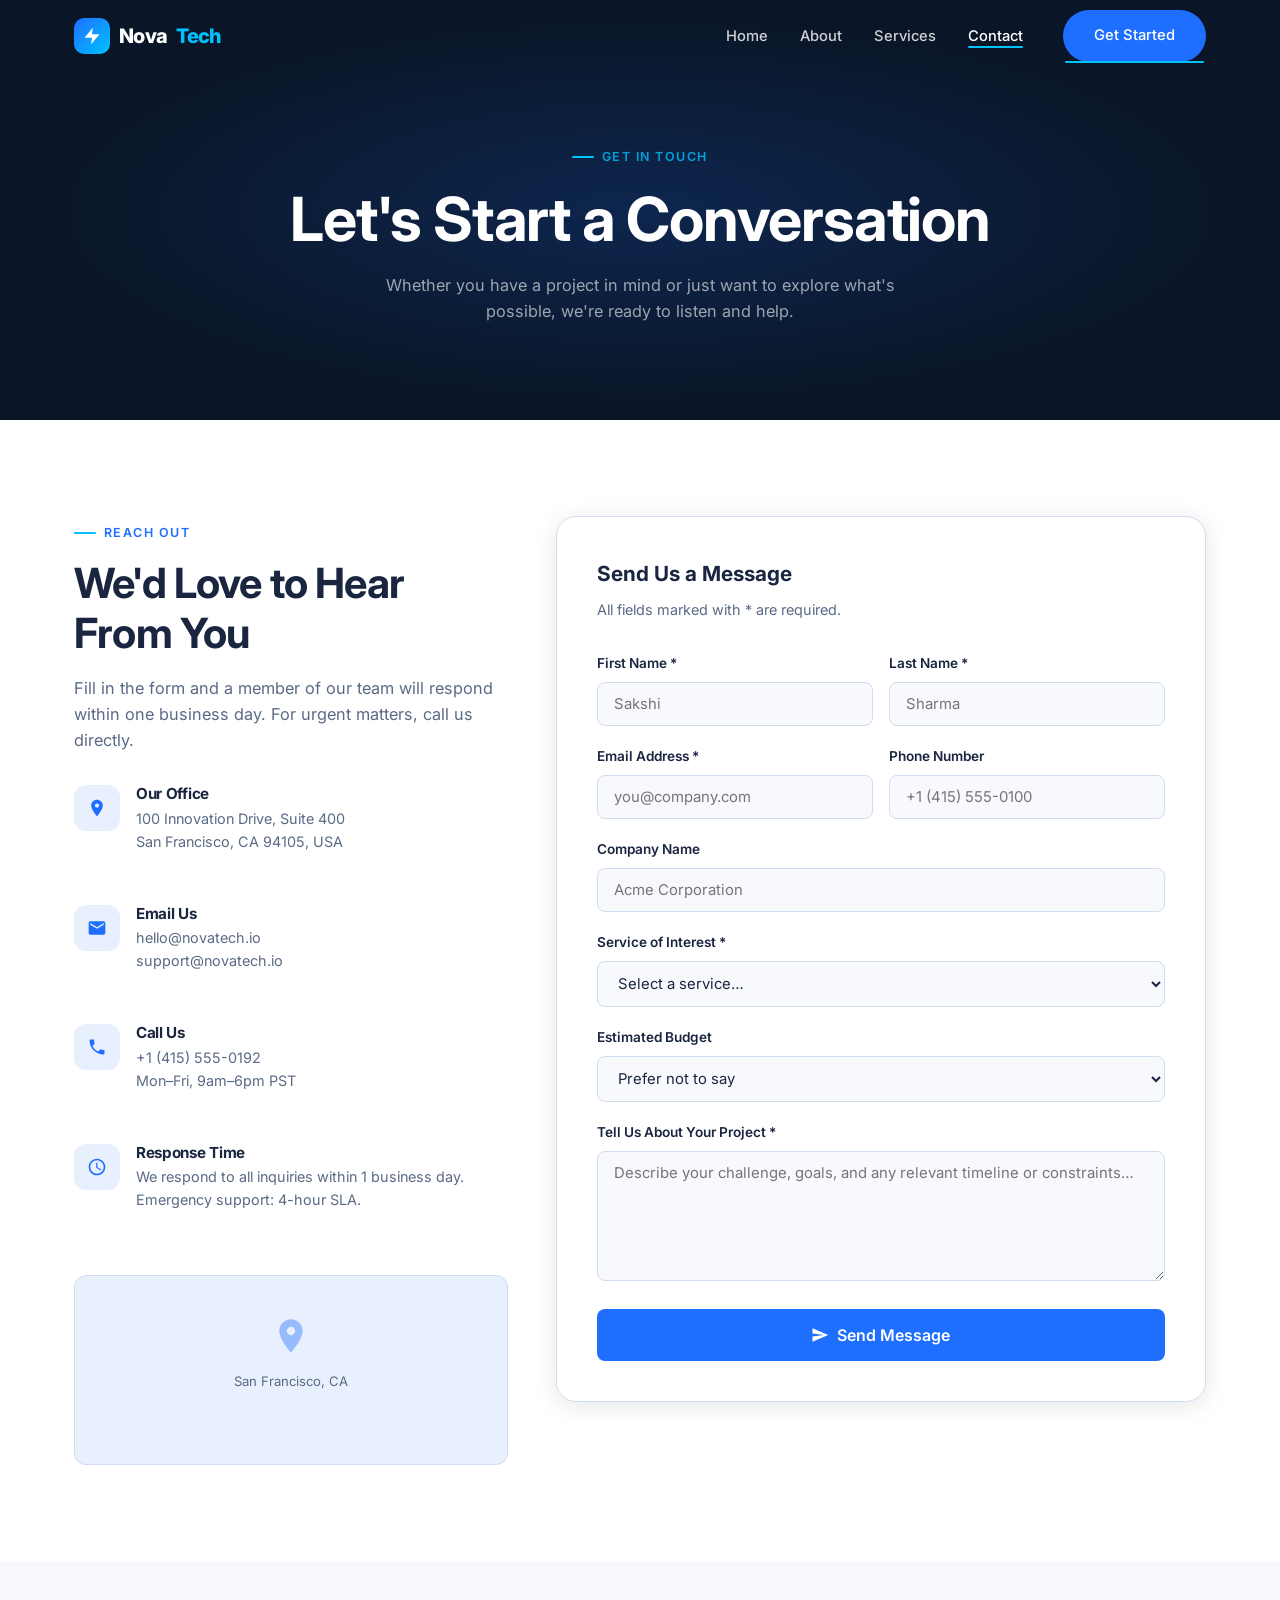
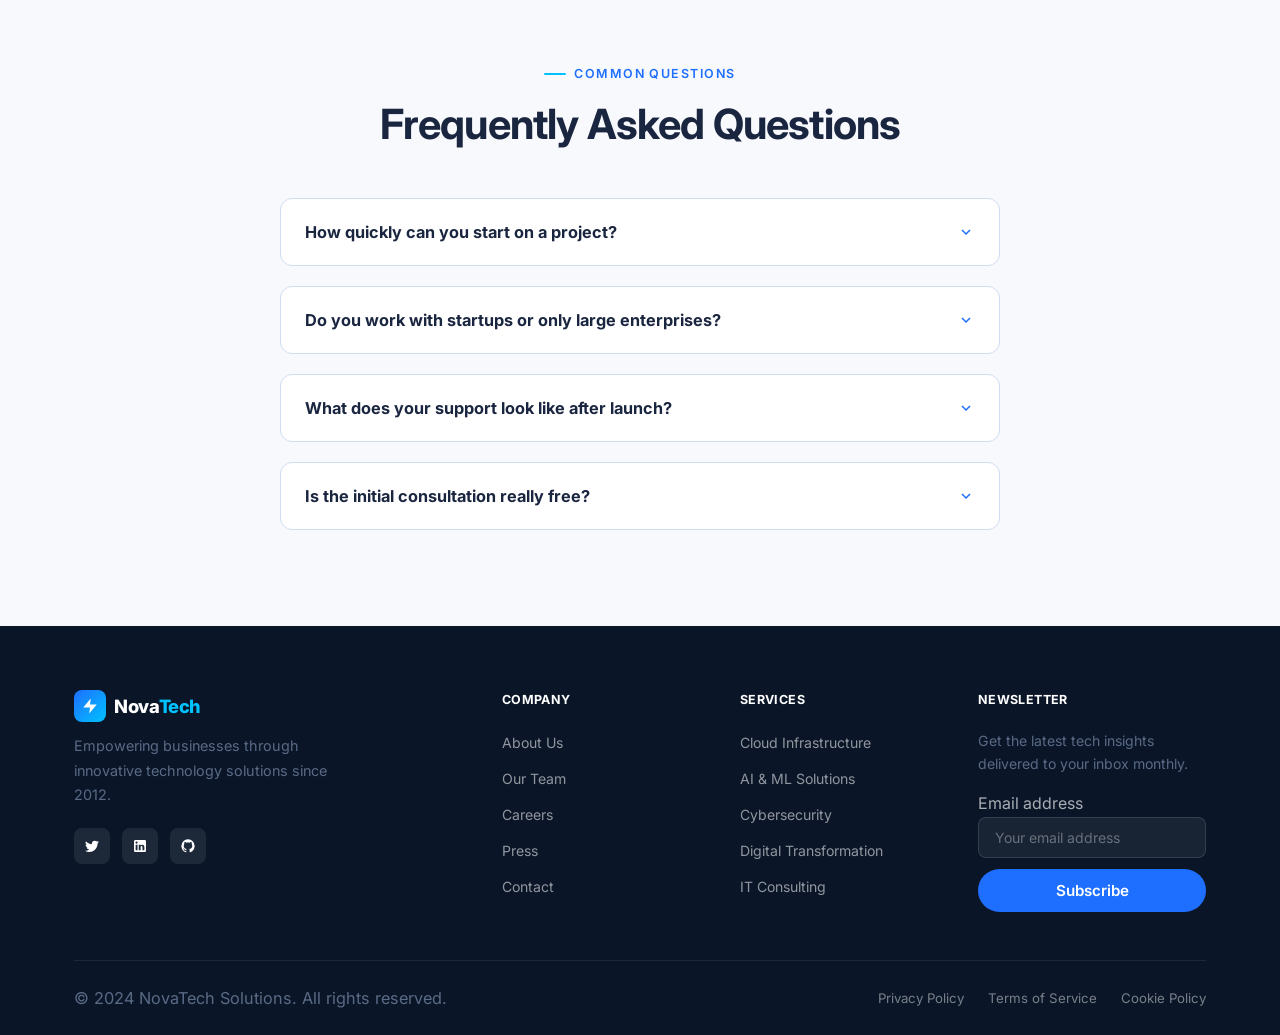
<file: contact.html>
<!DOCTYPE html>
<html lang="en">
<head>
  <meta charset="UTF-8" />
  <meta name="viewport" content="width=device-width, initial-scale=1.0" />
  <title>Contact Us – NovaTech Solutions</title>
  <meta name="description" content="Get in touch with NovaTech Solutions. Book a free consultation, ask questions, or start your technology project today." />
  <link rel="preconnect" href="https://fonts.googleapis.com" />
  <link rel="preconnect" href="https://fonts.gstatic.com" crossorigin />
  <link href="https://fonts.googleapis.com/css2?family=Inter:wght@400;500;600;700;800&display=swap" rel="stylesheet" />
  <link rel="stylesheet" href="style.css" />
</head>
<body>

<!-- ======== NAV ======== -->
<nav class="nav scrolled" id="mainNav" aria-label="Main navigation">
  <div class="container nav-inner">
    <a href="index.html" class="logo" aria-label="NovaTech Solutions Home">
      <span class="logo-icon">
        <svg viewBox="0 0 24 24"><path d="M13 2L3 14h9l-1 8 10-12h-9l1-8z"/></svg>
      </span>
      Nova<span>Tech</span>
    </a>
    <ul class="nav-links" role="list">
      <li><a href="index.html">Home</a></li>
      <li><a href="about.html">About</a></li>
      <li><a href="services.html">Services</a></li>
      <li><a href="contact.html">Contact</a></li>
      <li><a href="contact.html" class="btn btn-primary">Get Started</a></li>
    </ul>
    <button class="hamburger" id="hamburger" aria-label="Toggle mobile menu" aria-expanded="false">
      <span></span><span></span><span></span>
    </button>
  </div>
</nav>
<div class="mobile-menu" id="mobileMenu" role="dialog" aria-label="Mobile navigation">
  <a href="index.html">Home</a>
  <a href="about.html">About</a>
  <a href="services.html">Services</a>
  <a href="contact.html">Contact</a>
  <a href="contact.html" class="btn btn-primary">Get Started</a>
</div>

<!-- ======== PAGE HERO ======== -->
<main>
<header class="page-hero">
  <div class="container">
    <span class="section-label" style="justify-content:center;color:rgba(0,194,255,.8)">Get In Touch</span>
    <h1>Let's Start a Conversation</h1>
    <p>Whether you have a project in mind or just want to explore what's possible, we're ready to listen and help.</p>
  </div>
</header>

<!-- ======== CONTACT MAIN ======== -->
<section class="section" aria-labelledby="contact-heading">
  <div class="container">
    <div class="contact-grid">

      <!-- Info Column -->
      <div class="contact-info reveal">
        <span class="section-label">Reach Out</span>
        <h2 id="contact-heading">We'd Love to Hear From You</h2>
        <p>Fill in the form and a member of our team will respond within one business day. For urgent matters, call us directly.</p>

        <div class="contact-items">
          <div class="contact-item">
            <div class="contact-item-icon">
              <svg viewBox="0 0 24 24"><path d="M12 2C8.13 2 5 5.13 5 9c0 5.25 7 13 7 13s7-7.75 7-13c0-3.87-3.13-7-7-7zm0 9.5c-1.38 0-2.5-1.12-2.5-2.5s1.12-2.5 2.5-2.5 2.5 1.12 2.5 2.5-1.12 2.5-2.5 2.5z"/></svg>
            </div>
            <div>
              <h4>Our Office</h4>
              <p>100 Innovation Drive, Suite 400<br>San Francisco, CA 94105, USA</p>
            </div>
          </div>
          <div class="contact-item">
            <div class="contact-item-icon">
              <svg viewBox="0 0 24 24"><path d="M20 4H4c-1.1 0-1.99.9-1.99 2L2 18c0 1.1.9 2 2 2h16c1.1 0 2-.9 2-2V6c0-1.1-.9-2-2-2zm0 4l-8 5-8-5V6l8 5 8-5v2z"/></svg>
            </div>
            <div>
              <h4>Email Us</h4>
              <p>hello@novatech.io<br>support@novatech.io</p>
            </div>
          </div>
          <div class="contact-item">
            <div class="contact-item-icon">
              <svg viewBox="0 0 24 24"><path d="M6.62 10.79c1.44 2.83 3.76 5.14 6.59 6.59l2.2-2.2c.27-.27.67-.36 1.02-.24 1.12.37 2.33.57 3.57.57.55 0 1 .45 1 1V20c0 .55-.45 1-1 1-9.39 0-17-7.61-17-17 0-.55.45-1 1-1h3.5c.55 0 1 .45 1 1 0 1.25.2 2.45.57 3.57.11.35.03.74-.25 1.02l-2.2 2.2z"/></svg>
            </div>
            <div>
              <h4>Call Us</h4>
              <p>+1 (415) 555-0192<br>Mon–Fri, 9am–6pm PST</p>
            </div>
          </div>
          <div class="contact-item">
            <div class="contact-item-icon">
              <svg viewBox="0 0 24 24"><path d="M11.99 2C6.47 2 2 6.48 2 12s4.47 10 9.99 10C17.52 22 22 17.52 22 12S17.52 2 11.99 2zM12 20c-4.42 0-8-3.58-8-8s3.58-8 8-8 8 3.58 8 8-3.58 8-8 8zm.5-13H11v6l5.25 3.15.75-1.23-4.5-2.67V7z"/></svg>
            </div>
            <div>
              <h4>Response Time</h4>
              <p>We respond to all inquiries within 1 business day. Emergency support: 4-hour SLA.</p>
            </div>
          </div>
        </div>

        <!-- Mini map placeholder -->
        <div style="margin-top:2rem;background:var(--pale-blue);border-radius:var(--radius);overflow:hidden;aspect-ratio:16/7;display:grid;place-items:center;border:1px solid var(--border);">
          <div style="text-align:center;">
            <svg viewBox="0 0 24 24" style="width:40px;height:40px;fill:var(--blue);margin-inline:auto;margin-bottom:.5rem;opacity:.4"><path d="M12 2C8.13 2 5 5.13 5 9c0 5.25 7 13 7 13s7-7.75 7-13c0-3.87-3.13-7-7-7zm0 9.5c-1.38 0-2.5-1.12-2.5-2.5s1.12-2.5 2.5-2.5 2.5 1.12 2.5 2.5-1.12 2.5-2.5 2.5z"/></svg>
            <p style="font-size:.82rem">San Francisco, CA</p>
          </div>
        </div>
      </div>

      <!-- Form Column -->
      <div class="contact-form-wrap reveal">
        <form id="contactForm" novalidate aria-label="Contact form">
          <div class="form-fields">
            <div class="form-title">Send Us a Message</div>
            <p class="form-sub">All fields marked with * are required.</p>

            <div class="form-row">
              <div class="form-group">
                <label for="fname">First Name *</label>
                <input type="text" id="fname" name="fname" placeholder="Sakshi" autocomplete="given-name" />
                <span class="error-msg" id="fnamErr" role="alert"></span>
              </div>
              <div class="form-group">
                <label for="lname">Last Name *</label>
                <input type="text" id="lname" name="lname" placeholder="Sharma" autocomplete="family-name" />
                <span class="error-msg" id="lnamErr" role="alert"></span>
              </div>
            </div>

            <div class="form-row">
              <div class="form-group">
                <label for="email">Email Address *</label>
                <input type="email" id="email" name="email" placeholder="you@company.com" autocomplete="email" />
                <span class="error-msg" id="emailErr" role="alert"></span>
              </div>
              <div class="form-group">
                <label for="phone">Phone Number</label>
                <input type="tel" id="phone" name="phone" placeholder="+1 (415) 555-0100" autocomplete="tel" />
                <span class="error-msg" id="phoneErr" role="alert"></span>
              </div>
            </div>

            <div class="form-group">
              <label for="company">Company Name</label>
              <input type="text" id="company" name="company" placeholder="Acme Corporation" autocomplete="organization" />
            </div>

            <div class="form-group">
              <label for="service">Service of Interest *</label>
              <select id="service" name="service">
                <option value="">Select a service…</option>
                <option value="cloud">Cloud Infrastructure</option>
                <option value="ai">AI &amp; Machine Learning</option>
                <option value="security">Cybersecurity</option>
                <option value="transform">Digital Transformation</option>
                <option value="dev">Software Development</option>
                <option value="consulting">IT Consulting</option>
                <option value="other">Other / Not Sure Yet</option>
              </select>
              <span class="error-msg" id="serviceErr" role="alert"></span>
            </div>

            <div class="form-group">
              <label for="budget">Estimated Budget</label>
              <select id="budget" name="budget">
                <option value="">Prefer not to say</option>
                <option value="<25k">Under $25,000</option>
                <option value="25-100k">$25,000 – $100,000</option>
                <option value="100-500k">$100,000 – $500,000</option>
                <option value="500k+">$500,000+</option>
              </select>
            </div>

            <div class="form-group">
              <label for="message">Tell Us About Your Project *</label>
              <textarea id="message" name="message" placeholder="Describe your challenge, goals, and any relevant timeline or constraints…"></textarea>
              <span class="error-msg" id="msgErr" role="alert"></span>
            </div>

            <button type="submit" class="btn btn-primary submit-btn">
              <svg viewBox="0 0 24 24" style="width:18px;height:18px;fill:currentColor"><path d="M2.01 21L23 12 2.01 3 2 10l15 2-15 2z"/></svg>
              Send Message
            </button>
          </div>

          <!-- Success state -->
          <div class="form-success" role="status" aria-live="polite">
            <div class="form-success-icon">
              <svg viewBox="0 0 24 24"><path d="M9 16.17L4.83 12l-1.42 1.41L9 19 21 7l-1.41-1.41L9 16.17z"/></svg>
            </div>
            <h3>Message Sent!</h3>
            <p>Thank you for reaching out. A member of our team will be in touch within one business day.</p>
            <a href="index.html" class="btn btn-primary" style="margin-top:1.5rem">Back to Home</a>
          </div>
        </form>
      </div>

    </div>
  </div>
</section>

<!-- ======== FAQ ======== -->
<section class="section section-alt" aria-labelledby="faq-heading">
  <div class="container">
    <div class="text-center reveal">
      <span class="section-label">Common Questions</span>
      <h2 id="faq-heading">Frequently Asked Questions</h2>
    </div>
    <div style="max-width:720px;margin-inline:auto;margin-top:3rem;display:flex;flex-direction:column;gap:1.25rem;">

      <details class="reveal" style="background:var(--white);border:1px solid var(--border);border-radius:var(--radius);padding:1.25rem 1.5rem;cursor:pointer;">
        <summary style="font-weight:700;color:var(--text);font-size:1.02rem;list-style:none;display:flex;justify-content:space-between;align-items:center">
          How quickly can you start on a project?
          <svg viewBox="0 0 24 24" style="width:18px;height:18px;fill:var(--blue);min-width:18px"><path d="M7.41 8.59L12 13.17l4.59-4.58L18 10l-6 6-6-6 1.41-1.41z"/></svg>
        </summary>
        <p style="margin-top:.75rem;font-size:.93rem">After an initial discovery call and signed agreement, most projects kick off within two weeks. For urgent needs, we can often begin within 5 business days.</p>
      </details>

      <details class="reveal" style="background:var(--white);border:1px solid var(--border);border-radius:var(--radius);padding:1.25rem 1.5rem;cursor:pointer;">
        <summary style="font-weight:700;color:var(--text);font-size:1.02rem;list-style:none;display:flex;justify-content:space-between;align-items:center">
          Do you work with startups or only large enterprises?
          <svg viewBox="0 0 24 24" style="width:18px;height:18px;fill:var(--blue);min-width:18px"><path d="M7.41 8.59L12 13.17l4.59-4.58L18 10l-6 6-6-6 1.41-1.41z"/></svg>
        </summary>
        <p style="margin-top:.75rem;font-size:.93rem">Both. We have dedicated teams for scale-up startups and separate enterprise practices. Our pricing and engagement models are designed to fit each context appropriately.</p>
      </details>

      <details class="reveal" style="background:var(--white);border:1px solid var(--border);border-radius:var(--radius);padding:1.25rem 1.5rem;cursor:pointer;">
        <summary style="font-weight:700;color:var(--text);font-size:1.02rem;list-style:none;display:flex;justify-content:space-between;align-items:center">
          What does your support look like after launch?
          <svg viewBox="0 0 24 24" style="width:18px;height:18px;fill:var(--blue);min-width:18px"><path d="M7.41 8.59L12 13.17l4.59-4.58L18 10l-6 6-6-6 1.41-1.41z"/></svg>
        </summary>
        <p style="margin-top:.75rem;font-size:.93rem">We offer tiered managed services agreements — from email support with 48-hour response windows to fully dedicated SRE teams with 99.9% uptime SLAs and 15-minute response times.</p>
      </details>

      <details class="reveal" style="background:var(--white);border:1px solid var(--border);border-radius:var(--radius);padding:1.25rem 1.5rem;cursor:pointer;">
        <summary style="font-weight:700;color:var(--text);font-size:1.02rem;list-style:none;display:flex;justify-content:space-between;align-items:center">
          Is the initial consultation really free?
          <svg viewBox="0 0 24 24" style="width:18px;height:18px;fill:var(--blue);min-width:18px"><path d="M7.41 8.59L12 13.17l4.59-4.58L18 10l-6 6-6-6 1.41-1.41z"/></svg>
        </summary>
        <p style="margin-top:.75rem;font-size:.93rem">Yes, completely. We'll spend up to 90 minutes understanding your challenge and sharing our honest perspective on the best path forward — whether that involves NovaTech or not.</p>
      </details>

    </div>
  </div>
</section>
</main>

<!-- ======== FOOTER ======== -->
<footer class="footer" aria-label="Site footer">
  <div class="container">
    <div class="footer-grid">
      <div class="footer-brand">
        <div class="footer-logo">
          <span class="logo-icon" style="width:32px;height:32px;border-radius:8px;display:grid;place-items:center;background:linear-gradient(135deg,var(--blue),var(--cyan))">
            <svg viewBox="0 0 24 24" style="width:18px;height:18px;fill:white"><path d="M13 2L3 14h9l-1 8 10-12h-9l1-8z"/></svg>
          </span>
          <span>Nova<span class="accent">Tech</span></span>
        </div>
        <p>Empowering businesses through innovative technology solutions since 2012.</p>
        <div class="footer-social">
          <a href="#" class="social-btn" aria-label="Twitter"><svg viewBox="0 0 24 24"><path d="M22.46 6c-.77.35-1.6.58-2.46.69.88-.53 1.56-1.37 1.88-2.38-.83.5-1.75.85-2.72 1.05C18.37 4.5 17.26 4 16 4c-2.35 0-4.27 1.92-4.27 4.29 0 .34.04.67.11.98C8.28 9.09 5.11 7.38 3 4.79c-.37.63-.58 1.37-.58 2.15 0 1.49.75 2.81 1.91 3.56-.71 0-1.37-.2-1.95-.5v.03c0 2.08 1.48 3.82 3.44 4.21a4.22 4.22 0 0 1-1.93.07 4.28 4.22 0 0 0 4 2.98 8.521 8.521 0 0 1-5.33 1.84c-.34 0-.68-.02-1.02-.06C3.44 20.29 5.7 21 8.12 21 16 21 20.33 14.46 20.33 8.79c0-.19 0-.37-.01-.56.84-.6 1.56-1.36 2.14-2.23z"/></svg></a>
          <a href="#" class="social-btn" aria-label="LinkedIn"><svg viewBox="0 0 24 24"><path d="M19 3a2 2 0 0 1 2 2v14a2 2 0 0 1-2 2H5a2 2 0 0 1-2-2V5a2 2 0 0 1 2-2h14m-.5 15.5v-5.3a3.26 3.26 0 0 0-3.26-3.26c-.85 0-1.84.52-2.32 1.3v-1.11h-2.79v8.37h2.79v-4.93c0-.77.62-1.4 1.39-1.4a1.4 1.4 0 0 1 1.4 1.4v4.93h2.79M6.88 8.56a1.68 1.68 0 0 0 1.68-1.68c0-.93-.75-1.69-1.68-1.69a1.69 1.69 0 0 0-1.69 1.69c0 .93.76 1.68 1.69 1.68m1.39 9.94v-8.37H5.5v8.37h2.77z"/></svg></a>
          <a href="#" class="social-btn" aria-label="GitHub"><svg viewBox="0 0 24 24"><path d="M12 2A10 10 0 0 0 2 12c0 4.42 2.87 8.17 6.84 9.5.5.08.66-.23.66-.5v-1.69c-2.77.6-3.36-1.34-3.36-1.34-.46-1.16-1.11-1.47-1.11-1.47-.91-.62.07-.6.07-.6 1 .07 1.53 1.03 1.53 1.03.87 1.52 2.34 1.07 2.91.83.09-.65.35-1.09.63-1.34-2.22-.25-4.55-1.11-4.55-4.92 0-1.11.38-2 1.03-2.71-.1-.25-.45-1.29.1-2.64 0 0 .84-.27 2.75 1.02.79-.22 1.65-.33 2.5-.33.85 0 1.71.11 2.5.33 1.91-1.29 2.75-1.02 2.75-1.02.55 1.35.2 2.39.1 2.64.65.71 1.03 1.6 1.03 2.71 0 3.82-2.34 4.66-4.57 4.91.36.31.69.92.69 1.85V21c0 .27.16.59.67.5C19.14 20.16 22 16.42 22 12A10 10 0 0 0 12 2z"/></svg></a>
        </div>
      </div>
      <div class="footer-col">
        <h5>Company</h5>
        <ul>
          <li><a href="about.html">About Us</a></li>
          <li><a href="about.html#team">Our Team</a></li>
          <li><a href="#">Careers</a></li>
          <li><a href="#">Press</a></li>
          <li><a href="contact.html">Contact</a></li>
        </ul>
      </div>
      <div class="footer-col">
        <h5>Services</h5>
        <ul>
          <li><a href="services.html">Cloud Infrastructure</a></li>
          <li><a href="services.html">AI &amp; ML Solutions</a></li>
          <li><a href="services.html">Cybersecurity</a></li>
          <li><a href="services.html">Digital Transformation</a></li>
          <li><a href="services.html">IT Consulting</a></li>
        </ul>
      </div>
      <div class="footer-col">
        <h5>Newsletter</h5>
        <p style="font-size:.88rem;margin-bottom:1rem;">Get the latest tech insights delivered to your inbox monthly.</p>
        <form class="footer-newsletter newsletter-form" aria-label="Newsletter signup">
          <label for="nl-email-contact" class="sr-only">Email address</label>
          <input type="email" id="nl-email-contact" placeholder="Your email address" required />
          <button type="submit" class="btn btn-primary">Subscribe</button>
        </form>
      </div>
    </div>
    <div class="footer-bottom">
      <p>© 2024 NovaTech Solutions. All rights reserved.</p>
      <div class="footer-bottom-links">
        <a href="#">Privacy Policy</a>
        <a href="#">Terms of Service</a>
        <a href="#">Cookie Policy</a>
      </div>
    </div>
  </div>
</footer>

<script src="script.js"></script>
</body>
</html>
</file>
<file: style.css>
/* ============================================
   NovaTech Solutions – style.css
   ============================================ */

/* ---------- Reset & Variables ---------- */
*, *::before, *::after { box-sizing: border-box; margin: 0; padding: 0; }

:root {
  --navy:      #0A1628;
  --blue:      #1E6FFF;
  --blue-dark: #1558CC;
  --steel:     #4A90D9;
  --cyan:      #00C2FF;
  --light-bg:  #F7F9FC;
  --pale-blue: #E8F0FE;
  --white:     #FFFFFF;
  --text:      #1A2540;
  --muted:     #5A6A85;
  --border:    #D0DCF0;

  --ff: 'Inter', system-ui, sans-serif;
  --radius: 12px;
  --radius-sm: 8px;
  --shadow: 0 4px 24px rgba(10,22,40,.10);
  --shadow-lg: 0 8px 40px rgba(10,22,40,.16);
  --transition: .25s ease;

  --nav-h: 72px;
}

html { scroll-behavior: smooth; }

body {
  font-family: var(--ff);
  color: var(--text);
  background: var(--white);
  line-height: 1.6;
  overflow-x: hidden;
}

img { max-width: 100%; display: block; }
a { color: inherit; text-decoration: none; }
ul { list-style: none; }

/* ---------- Typography ---------- */
h1,h2,h3,h4 { line-height: 1.2; font-weight: 700; letter-spacing: -.02em; }
h1 { font-size: clamp(2.4rem, 5vw, 3.8rem); }
h2 { font-size: clamp(1.8rem, 3.5vw, 2.6rem); }
h3 { font-size: 1.25rem; }
h4 { font-size: 1.05rem; }
p  { color: var(--muted); font-size: 1.02rem; }

.section-label {
  display: inline-flex;
  align-items: center;
  gap: .5rem;
  font-size: .78rem;
  font-weight: 600;
  letter-spacing: .12em;
  text-transform: uppercase;
  color: var(--blue);
  margin-bottom: 1rem;
}
.section-label::before {
  content: '';
  width: 22px; height: 2px;
  background: var(--cyan);
  border-radius: 2px;
}

/* ---------- Layout Helpers ---------- */
.container { max-width: 1180px; margin-inline: auto; padding-inline: 1.5rem; }
.section { padding-block: 96px; }
.section-alt { background: var(--light-bg); }

/* Slash divider */
.slash-divider {
  width: 100%;
  height: 64px;
  background: var(--white);
  clip-path: polygon(0 0, 100% 0, 100% 30%, 0 100%);
}
.slash-divider.inv {
  background: var(--light-bg);
  clip-path: polygon(0 0, 100% 70%, 100% 100%, 0 100%);
}

/* Buttons */
.btn {
  display: inline-flex;
  align-items: center;
  gap: .5rem;
  padding: .78rem 1.8rem;
  border-radius: 50px;
  font-family: var(--ff);
  font-size: .95rem;
  font-weight: 600;
  cursor: pointer;
  transition: all var(--transition);
  border: 2px solid transparent;
}
.btn-primary {
  background: var(--blue);
  color: var(--white);
}
.btn-primary:hover { background: var(--blue-dark); transform: translateY(-2px); box-shadow: 0 6px 20px rgba(30,111,255,.35); }

.btn-outline {
  background: transparent;
  color: var(--white);
  border-color: rgba(255,255,255,.45);
}
.btn-outline:hover { background: rgba(255,255,255,.12); border-color: white; }

.btn-outline-dark {
  background: transparent;
  color: var(--blue);
  border-color: var(--blue);
}
.btn-outline-dark:hover { background: var(--blue); color: white; }

/* ---------- NAV ---------- */
.nav {
  position: fixed;
  top: 0; left: 0; right: 0;
  height: var(--nav-h);
  z-index: 900;
  transition: background var(--transition), box-shadow var(--transition);
}
.nav.scrolled {
  background: rgba(10,22,40,.92);
  backdrop-filter: blur(16px);
  box-shadow: 0 2px 24px rgba(0,0,0,.25);
}
.nav-inner {
  display: flex;
  align-items: center;
  justify-content: space-between;
  height: 100%;
}
.logo {
  display: flex;
  align-items: center;
  gap: .55rem;
  font-weight: 800;
  font-size: 1.25rem;
  color: var(--white);
  letter-spacing: -.03em;
}
.logo-icon {
  width: 36px; height: 36px;
  background: linear-gradient(135deg, var(--blue) 0%, var(--cyan) 100%);
  border-radius: 10px;
  display: grid;
  place-items: center;
}
.logo-icon svg { width: 20px; height: 20px; fill: white; }
.logo span { color: var(--cyan); }

.nav-links {
  display: flex;
  align-items: center;
  gap: 2rem;
}
.nav-links a {
  color: rgba(255,255,255,.8);
  font-size: .92rem;
  font-weight: 500;
  position: relative;
  transition: color var(--transition);
}
.nav-links a::after {
  content: '';
  position: absolute;
  bottom: -3px; left: 0;
  width: 0; height: 2px;
  background: var(--cyan);
  border-radius: 2px;
  transition: width var(--transition);
}
.nav-links a:hover, .nav-links a.active { color: white; }
.nav-links a:hover::after, .nav-links a.active::after { width: 100%; }
.nav-links .btn { margin-left: .5rem; }

/* Hamburger */
.hamburger {
  display: none;
  flex-direction: column;
  gap: 5px;
  background: none;
  border: none;
  cursor: pointer;
  padding: 6px;
}
.hamburger span {
  display: block;
  width: 24px; height: 2px;
  background: white;
  border-radius: 2px;
  transition: all var(--transition);
}
.hamburger.open span:nth-child(1) { transform: translateY(7px) rotate(45deg); }
.hamburger.open span:nth-child(2) { opacity: 0; transform: scaleX(0); }
.hamburger.open span:nth-child(3) { transform: translateY(-7px) rotate(-45deg); }

/* Mobile menu */
.mobile-menu {
  display: none;
  position: fixed;
  top: var(--nav-h); left: 0; right: 0;
  background: rgba(10,22,40,.97);
  backdrop-filter: blur(20px);
  padding: 2rem 1.5rem;
  z-index: 899;
  flex-direction: column;
  gap: 1.2rem;
  border-top: 1px solid rgba(255,255,255,.1);
}
.mobile-menu.open { display: flex; }
.mobile-menu a {
  color: rgba(255,255,255,.85);
  font-size: 1.05rem;
  font-weight: 500;
  padding: .5rem 0;
  border-bottom: 1px solid rgba(255,255,255,.07);
}
.mobile-menu a.active, .mobile-menu a:hover { color: var(--cyan); }
.mobile-menu .btn { width: fit-content; margin-top: .5rem; }

/* ---------- HERO ---------- */
.hero {
  position: relative;
  min-height: 100vh;
  display: flex;
  align-items: center;
  overflow: hidden;
  background: var(--navy);
}

.hero-bg {
  position: absolute;
  inset: 0;
  background:
    radial-gradient(ellipse 80% 60% at 70% 40%, rgba(30,111,255,.22) 0%, transparent 60%),
    radial-gradient(ellipse 50% 50% at 20% 80%, rgba(0,194,255,.14) 0%, transparent 55%),
    var(--navy);
}

/* Grid lines */
.hero-grid {
  position: absolute;
  inset: 0;
  background-image:
    linear-gradient(rgba(30,111,255,.07) 1px, transparent 1px),
    linear-gradient(90deg, rgba(30,111,255,.07) 1px, transparent 1px);
  background-size: 56px 56px;
}

.hero-content {
  position: relative;
  z-index: 1;
  max-width: 680px;
}
.hero-badge {
  display: inline-flex;
  align-items: center;
  gap: .5rem;
  background: rgba(30,111,255,.18);
  border: 1px solid rgba(30,111,255,.35);
  border-radius: 50px;
  padding: .35rem 1rem;
  color: var(--cyan);
  font-size: .8rem;
  font-weight: 600;
  letter-spacing: .08em;
  text-transform: uppercase;
  margin-bottom: 1.5rem;
}
.hero-badge-dot {
  width: 6px; height: 6px;
  border-radius: 50%;
  background: var(--cyan);
  animation: pulse 2s infinite;
}
@keyframes pulse {
  0%,100% { opacity:1; transform:scale(1); }
  50%      { opacity:.5; transform:scale(1.4); }
}

.hero h1 {
  color: var(--white);
  margin-bottom: 1.5rem;
}
.hero h1 .accent { color: var(--cyan); }

.hero-desc {
  color: rgba(255,255,255,.65);
  font-size: 1.12rem;
  max-width: 540px;
  margin-bottom: 2.5rem;
  line-height: 1.7;
}

.hero-btns { display: flex; flex-wrap: wrap; gap: 1rem; }

.hero-stats {
  display: flex;
  gap: 2.5rem;
  margin-top: 4rem;
  padding-top: 2rem;
  border-top: 1px solid rgba(255,255,255,.1);
}
.stat-val {
  font-size: 2rem;
  font-weight: 800;
  color: white;
  letter-spacing: -.04em;
  line-height: 1;
}
.stat-val span { color: var(--cyan); }
.stat-lbl { font-size: .82rem; color: rgba(255,255,255,.5); margin-top: .3rem; }

/* Floating card */
.hero-card {
  position: absolute;
  right: 8%;
  top: 50%;
  transform: translateY(-50%);
  background: rgba(255,255,255,.06);
  border: 1px solid rgba(255,255,255,.12);
  backdrop-filter: blur(20px);
  border-radius: 20px;
  padding: 2rem;
  width: 320px;
  animation: float 6s ease-in-out infinite;
}
@keyframes float {
  0%,100% { transform: translateY(-50%) translateY(0); }
  50%      { transform: translateY(-50%) translateY(-16px); }
}
.hero-card-header {
  display: flex; align-items: center; gap: .75rem;
  margin-bottom: 1.5rem;
}
.hero-card-icon {
  width: 44px; height: 44px;
  background: linear-gradient(135deg,var(--blue),var(--cyan));
  border-radius: 12px;
  display: grid; place-items: center;
}
.hero-card-icon svg { width: 22px; height: 22px; fill: white; }
.hero-card-title { font-weight: 700; color: white; font-size: .95rem; }
.hero-card-sub { font-size: .78rem; color: rgba(255,255,255,.5); }

.mini-stat { 
  background: rgba(255,255,255,.05); 
  border-radius: var(--radius-sm); 
  padding: .85rem 1rem; 
  margin-bottom: .65rem; 
}
.mini-stat-label { font-size: .75rem; color: rgba(255,255,255,.45); margin-bottom: .3rem; }
.mini-stat-bar { height: 6px; background: rgba(255,255,255,.1); border-radius: 10px; overflow: hidden; }
.mini-stat-fill { height: 100%; border-radius: 10px; background: linear-gradient(90deg,var(--blue),var(--cyan)); }

/* ---------- SERVICES GRID ---------- */
.services-grid {
  display: grid;
  grid-template-columns: repeat(auto-fill, minmax(330px,1fr));
  gap: 1.5rem;
  margin-top: 3.5rem;
}
.service-card {
  background: var(--white);
  border: 1px solid var(--border);
  border-radius: 16px;
  padding: 2rem;
  transition: all var(--transition);
  position: relative;
  overflow: hidden;
}
.service-card::before {
  content: '';
  position: absolute;
  top: 0; left: 0; right: 0;
  height: 3px;
  background: linear-gradient(90deg, var(--blue), var(--cyan));
  transform: scaleX(0);
  transform-origin: left;
  transition: transform var(--transition);
}
.service-card:hover { transform: translateY(-6px); box-shadow: var(--shadow-lg); border-color: var(--pale-blue); }
.service-card:hover::before { transform: scaleX(1); }

.service-icon {
  width: 56px; height: 56px;
  border-radius: 14px;
  background: var(--pale-blue);
  display: grid;
  place-items: center;
  margin-bottom: 1.25rem;
  transition: background var(--transition);
}
.service-icon svg { width: 26px; height: 26px; fill: var(--blue); transition: fill var(--transition); }
.service-card:hover .service-icon { background: var(--blue); }
.service-card:hover .service-icon svg { fill: white; }
.service-card h3 { color: var(--text); margin-bottom: .6rem; }
.service-card p { font-size: .93rem; line-height: 1.65; }
.service-link {
  display: inline-flex; align-items: center; gap: .35rem;
  margin-top: 1.2rem;
  font-size: .88rem; font-weight: 600;
  color: var(--blue);
  transition: gap var(--transition);
}
.service-link:hover { gap: .6rem; }

/* ---------- WHY US (Home) ---------- */
.why-grid {
  display: grid;
  grid-template-columns: 1fr 1fr;
  gap: 4rem;
  align-items: center;
  margin-top: 1rem;
}
.why-text h2 { margin-bottom: 1.2rem; }
.why-text p { margin-bottom: 2rem; }
.why-items { display: flex; flex-direction: column; gap: 1.25rem; }
.why-item {
  display: flex; gap: 1rem; align-items: flex-start;
}
.why-check {
  width: 36px; height: 36px; min-width: 36px;
  border-radius: 50%;
  background: var(--pale-blue);
  display: grid; place-items: center;
}
.why-check svg { width: 16px; height: 16px; fill: var(--blue); }
.why-item h4 { color: var(--text); margin-bottom: .2rem; }
.why-item p { font-size: .9rem; }

.why-visual {
  position: relative;
  display: flex;
  flex-direction: column;
  gap: 1rem;
}
.why-card {
  background: var(--white);
  border: 1px solid var(--border);
  border-radius: var(--radius);
  padding: 1.5rem;
  box-shadow: var(--shadow);
  display: flex; align-items: center; gap: 1rem;
}
.why-card:nth-child(2) { margin-left: 2.5rem; }
.why-card-icon {
  width: 48px; height: 48px; min-width: 48px;
  border-radius: 12px;
  background: linear-gradient(135deg, var(--blue), var(--cyan));
  display: grid; place-items: center;
}
.why-card-icon svg { width: 22px; height: 22px; fill: white; }
.why-card-stat { font-size: 1.5rem; font-weight: 800; color: var(--text); letter-spacing:-.03em; }
.why-card-stat span { color: var(--blue); }
.why-card-lbl { font-size: .8rem; color: var(--muted); }

/* ---------- CTA BANNER ---------- */
.cta-banner {
  background: linear-gradient(135deg, var(--navy) 0%, #0D2050 100%);
  position: relative;
  overflow: hidden;
}
.cta-banner::before {
  content: '';
  position: absolute;
  inset: 0;
  background: radial-gradient(ellipse 60% 80% at 80% 50%, rgba(30,111,255,.2) 0%, transparent 60%);
}
.cta-inner {
  position: relative;
  text-align: center;
  padding-block: 80px;
}
.cta-inner h2 { color: white; margin-bottom: 1rem; }
.cta-inner p { color: rgba(255,255,255,.6); max-width: 520px; margin-inline: auto; margin-bottom: 2.5rem; }
.cta-btns { display: flex; justify-content: center; flex-wrap: wrap; gap: 1rem; }

/* ---------- ABOUT ---------- */
.about-hero {
  background: var(--navy);
  padding-block: 140px 96px;
  text-align: center;
}
.about-hero h1, .page-hero h1 { color: white; }
.about-hero p { color: rgba(255,255,255,.6); max-width: 560px; margin-inline: auto; margin-top: 1rem; font-size: 1.08rem; }

.about-grid {
  display: grid;
  grid-template-columns: 1fr 1fr;
  gap: 4rem;
  align-items: center;
}
.about-img-wrap {
  position: relative;
}
.about-img-box {
  background: linear-gradient(135deg, var(--pale-blue), var(--border));
  border-radius: 20px;
  aspect-ratio: 4/3;
  display: grid; place-items: center;
  overflow: hidden;
}
.about-img-pattern {
  position: relative;
  width: 100%; height: 100%;
  display: grid; place-items: center;
  background:
    radial-gradient(ellipse 60% 60% at 30% 40%, rgba(30,111,255,.15) 0%, transparent 60%),
    var(--pale-blue);
}
.about-img-pattern svg { width: 140px; height: 140px; fill: rgba(30,111,255,.15); }
.about-badge-float {
  position: absolute;
  bottom: -20px; right: -20px;
  background: var(--white);
  border: 1px solid var(--border);
  border-radius: var(--radius);
  padding: 1rem 1.25rem;
  box-shadow: var(--shadow-lg);
  display: flex; align-items: center; gap: .75rem;
}
.about-badge-icon { 
  width: 42px; height: 42px; 
  border-radius: 10px; 
  background: linear-gradient(135deg,var(--blue),var(--cyan));
  display: grid; place-items: center;
}
.about-badge-icon svg { width: 20px; height: 20px; fill: white; }

/* Mission / Vision cards */
.mv-grid {
  display: grid;
  grid-template-columns: 1fr 1fr;
  gap: 1.5rem;
  margin-top: 3.5rem;
}
.mv-card {
  border-radius: 16px;
  padding: 2rem;
  position: relative;
  overflow: hidden;
}
.mv-card.mission { background: var(--navy); }
.mv-card.vision  { background: linear-gradient(135deg,var(--blue) 0%, #0A4BBF 100%); }
.mv-card::after {
  content: '';
  position: absolute;
  bottom: -30px; right: -30px;
  width: 120px; height: 120px;
  border-radius: 50%;
  background: rgba(255,255,255,.04);
}
.mv-card-icon {
  width: 50px; height: 50px;
  border-radius: 12px;
  background: rgba(255,255,255,.12);
  display: grid; place-items: center;
  margin-bottom: 1.25rem;
}
.mv-card-icon svg { width: 24px; height: 24px; fill: white; }
.mv-card h3 { color: white; margin-bottom: .75rem; }
.mv-card p { color: rgba(255,255,255,.65); font-size: .95rem; line-height: 1.7; }

/* Values */
.values-grid {
  display: grid;
  grid-template-columns: repeat(auto-fill, minmax(220px, 1fr));
  gap: 1.25rem;
  margin-top: 3rem;
}
.value-card {
  background: var(--white);
  border: 1px solid var(--border);
  border-radius: var(--radius);
  padding: 1.5rem;
  text-align: center;
}
.value-icon {
  width: 50px; height: 50px;
  border-radius: 14px;
  background: var(--pale-blue);
  display: grid; place-items: center;
  margin: 0 auto 1rem;
}
.value-icon svg { width: 24px; height: 24px; fill: var(--blue); }
.value-card h4 { color: var(--text); margin-bottom: .4rem; }
.value-card p  { font-size: .88rem; }

/* Team */
.team-grid {
  display: grid;
  grid-template-columns: repeat(auto-fill, minmax(240px,1fr));
  gap: 1.5rem;
  margin-top: 3.5rem;
}
.team-card {
  background: var(--white);
  border: 1px solid var(--border);
  border-radius: 16px;
  overflow: hidden;
  transition: all var(--transition);
}
.team-card:hover { transform: translateY(-5px); box-shadow: var(--shadow-lg); }
.team-avatar {
  aspect-ratio: 1;
  display: flex; align-items: center; justify-content: center;
  font-size: 2.5rem;
  font-weight: 800;
  letter-spacing: -.02em;
}
.team-info { padding: 1.25rem; }
.team-info h4 { color: var(--text); font-size: 1.05rem; }
.team-role { font-size: .82rem; color: var(--blue); font-weight: 600; margin: .2rem 0 .5rem; }
.team-bio { font-size: .86rem; color: var(--muted); line-height: 1.6; }

/* ---------- SERVICES PAGE ---------- */
.page-hero {
  background: var(--navy);
  padding-block: 140px 96px;
  text-align: center;
  position: relative;
  overflow: hidden;
}
.page-hero::before {
  content: '';
  position: absolute;
  inset: 0;
  background: radial-gradient(ellipse 70% 70% at 50% 50%, rgba(30,111,255,.18) 0%, transparent 65%);
}
.page-hero > * { position: relative; }
.page-hero p { color: rgba(255,255,255,.6); max-width: 560px; margin-inline: auto; margin-top: 1rem; }

.process-grid {
  display: grid;
  grid-template-columns: repeat(auto-fill, minmax(200px,1fr));
  gap: 1.5rem;
  margin-top: 3rem;
  counter-reset: step;
}
.process-step {
  text-align: center;
  padding: 1.5rem 1rem;
  position: relative;
}
.process-step::before {
  counter-increment: step;
  content: counter(step, decimal-leading-zero);
  display: block;
  font-size: 2.2rem;
  font-weight: 800;
  color: var(--pale-blue);
  line-height: 1;
  margin-bottom: .75rem;
  font-variant-numeric: tabular-nums;
}
.process-step h4 { color: var(--text); margin-bottom: .4rem; }
.process-step p  { font-size: .88rem; }

/* Tech stack */
.tech-tags {
  display: flex; flex-wrap: wrap; gap: .75rem; margin-top: 2rem;
}
.tech-tag {
  display: flex; align-items: center; gap: .4rem;
  background: var(--pale-blue);
  color: var(--blue);
  border-radius: 50px;
  padding: .4rem 1rem;
  font-size: .83rem;
  font-weight: 600;
}

/* ---------- CONTACT ---------- */
.contact-grid {
  display: grid;
  grid-template-columns: 1fr 1.5fr;
  gap: 3rem;
  align-items: start;
}
.contact-info h2 { margin-bottom: 1rem; }
.contact-info p { margin-bottom: 2rem; }
.contact-items { display: flex; flex-direction: column; gap: 1.25rem; }
.contact-item {
  display: flex; gap: 1rem; align-items: flex-start;
}
.contact-item-icon {
  width: 46px; height: 46px; min-width: 46px;
  border-radius: 12px;
  background: var(--pale-blue);
  display: grid; place-items: center;
}
.contact-item-icon svg { width: 20px; height: 20px; fill: var(--blue); }
.contact-item h4 { color: var(--text); font-size: .95rem; margin-bottom: .2rem; }
.contact-item p  { font-size: .9rem; }

.contact-form-wrap {
  background: var(--white);
  border: 1px solid var(--border);
  border-radius: 20px;
  padding: 2.5rem;
  box-shadow: var(--shadow);
}
.form-title { font-size: 1.3rem; color: var(--text); margin-bottom: .5rem; font-weight: 700; }
.form-sub   { font-size: .9rem; color: var(--muted); margin-bottom: 2rem; }

.form-row { display: grid; grid-template-columns: 1fr 1fr; gap: 1rem; }
.form-group { margin-bottom: 1.25rem; }
.form-group label {
  display: block; font-size: .85rem; font-weight: 600;
  color: var(--text); margin-bottom: .45rem;
}
.form-group input, .form-group select, .form-group textarea {
  width: 100%;
  padding: .75rem 1rem;
  border: 1.5px solid var(--border);
  border-radius: var(--radius-sm);
  font-family: var(--ff);
  font-size: .93rem;
  color: var(--text);
  background: var(--light-bg);
  transition: border-color var(--transition), box-shadow var(--transition);
  outline: none;
}
.form-group input:focus, .form-group select:focus, .form-group textarea:focus {
  border-color: var(--blue);
  box-shadow: 0 0 0 3px rgba(30,111,255,.12);
  background: white;
}
.form-group input.error, .form-group select.error, .form-group textarea.error {
  border-color: #E02B2B;
}
.form-group textarea { resize: vertical; min-height: 130px; }
.error-msg { font-size: .78rem; color: #E02B2B; margin-top: .3rem; display: none; }
.error-msg.show { display: block; }

.form-success {
  display: none;
  text-align: center;
  padding: 2rem;
}
.form-success.show { display: block; }
.form-success-icon {
  width: 64px; height: 64px;
  border-radius: 50%;
  background: #E8F5E9;
  display: grid; place-items: center;
  margin: 0 auto 1rem;
}
.form-success-icon svg { width: 30px; height: 30px; fill: #2E7D32; }
.form-success h3 { color: var(--text); margin-bottom: .5rem; }
.form-success p  { font-size: .93rem; }

.submit-btn {
  width: 100%;
  justify-content: center;
  padding: .9rem;
  font-size: 1rem;
  border-radius: var(--radius-sm);
}

/* ---------- FOOTER ---------- */
.footer {
  background: var(--navy);
  color: rgba(255,255,255,.65);
  padding-top: 64px;
}
.footer-grid {
  display: grid;
  grid-template-columns: 2fr 1fr 1fr 1.2fr;
  gap: 3rem;
  padding-bottom: 3rem;
  border-bottom: 1px solid rgba(255,255,255,.08);
}
.footer-brand p { font-size: .9rem; line-height: 1.7; margin-top: .75rem; max-width: 260px; }
.footer-logo { display: flex; align-items: center; gap: .5rem; }
.footer-logo span { font-weight: 800; font-size: 1.15rem; color: white; letter-spacing: -.02em; }
.footer-logo .accent { color: var(--cyan); }

.footer-social { display: flex; gap: .75rem; margin-top: 1.25rem; }
.social-btn {
  width: 36px; height: 36px;
  border-radius: 8px;
  background: rgba(255,255,255,.08);
  display: grid; place-items: center;
  transition: background var(--transition);
}
.social-btn:hover { background: var(--blue); }
.social-btn svg { width: 16px; height: 16px; fill: white; }

.footer-col h5 {
  color: white;
  font-size: .9rem;
  font-weight: 700;
  margin-bottom: 1.25rem;
  letter-spacing: .03em;
  text-transform: uppercase;
  font-size: .78rem;
}
.footer-col ul { display: flex; flex-direction: column; gap: .65rem; }
.footer-col li a {
  color: rgba(255,255,255,.55);
  font-size: .88rem;
  transition: color var(--transition);
}
.footer-col li a:hover { color: var(--cyan); }

.footer-newsletter input {
  width: 100%;
  padding: .7rem 1rem;
  border-radius: var(--radius-sm);
  border: 1.5px solid rgba(255,255,255,.12);
  background: rgba(255,255,255,.06);
  color: white;
  font-family: var(--ff);
  font-size: .88rem;
  margin-bottom: .65rem;
  outline: none;
  transition: border-color var(--transition);
}
.footer-newsletter input::placeholder { color: rgba(255,255,255,.35); }
.footer-newsletter input:focus { border-color: var(--blue); }
.footer-newsletter .btn { width: 100%; justify-content: center; padding: .65rem; }

.footer-bottom {
  display: flex;
  justify-content: space-between;
  align-items: center;
  flex-wrap: wrap;
  gap: .75rem;
  padding-block: 1.5rem;
  font-size: .83rem;
}
.footer-bottom-links { display: flex; gap: 1.5rem; }
.footer-bottom-links a { color: rgba(255,255,255,.45); transition: color var(--transition); }
.footer-bottom-links a:hover { color: white; }

/* ---------- RESPONSIVE ---------- */
@media (max-width: 1024px) {
  .hero-card { display: none; }
  .why-grid, .about-grid, .contact-grid { grid-template-columns: 1fr; }
  .footer-grid { grid-template-columns: 1fr 1fr; }
}

@media (max-width: 768px) {
  .nav-links { display: none; }
  .hamburger { display: flex; }

  .section { padding-block: 64px; }
  .hero { min-height: auto; padding-block: 140px 80px; }
  .hero-stats { gap: 1.5rem; flex-wrap: wrap; }
  .services-grid { grid-template-columns: 1fr; }
  .mv-grid { grid-template-columns: 1fr; }
  .form-row { grid-template-columns: 1fr; }
  .footer-grid { grid-template-columns: 1fr; }
  .footer-bottom { flex-direction: column; text-align: center; }
  .process-grid { grid-template-columns: 1fr 1fr; }
}

@media (max-width: 480px) {
  .values-grid { grid-template-columns: 1fr; }
  .team-grid { grid-template-columns: 1fr; }
  .process-grid { grid-template-columns: 1fr; }
  .hero-stats { flex-direction: column; gap: 1.2rem; }
}

/* ---------- UTILS ---------- */
.text-center { text-align: center; }
.mt-1 { margin-top: .5rem; }
.mt-2 { margin-top: 1rem; }
.mt-3 { margin-top: 1.5rem; }
.mb-4 { margin-bottom: 2rem; }

/* Scroll reveal */
.reveal {
  opacity: 0;
  transform: translateY(28px);
  transition: opacity .6s ease, transform .6s ease;
}
.reveal.visible {
  opacity: 1;
  transform: none;
}
</file>
